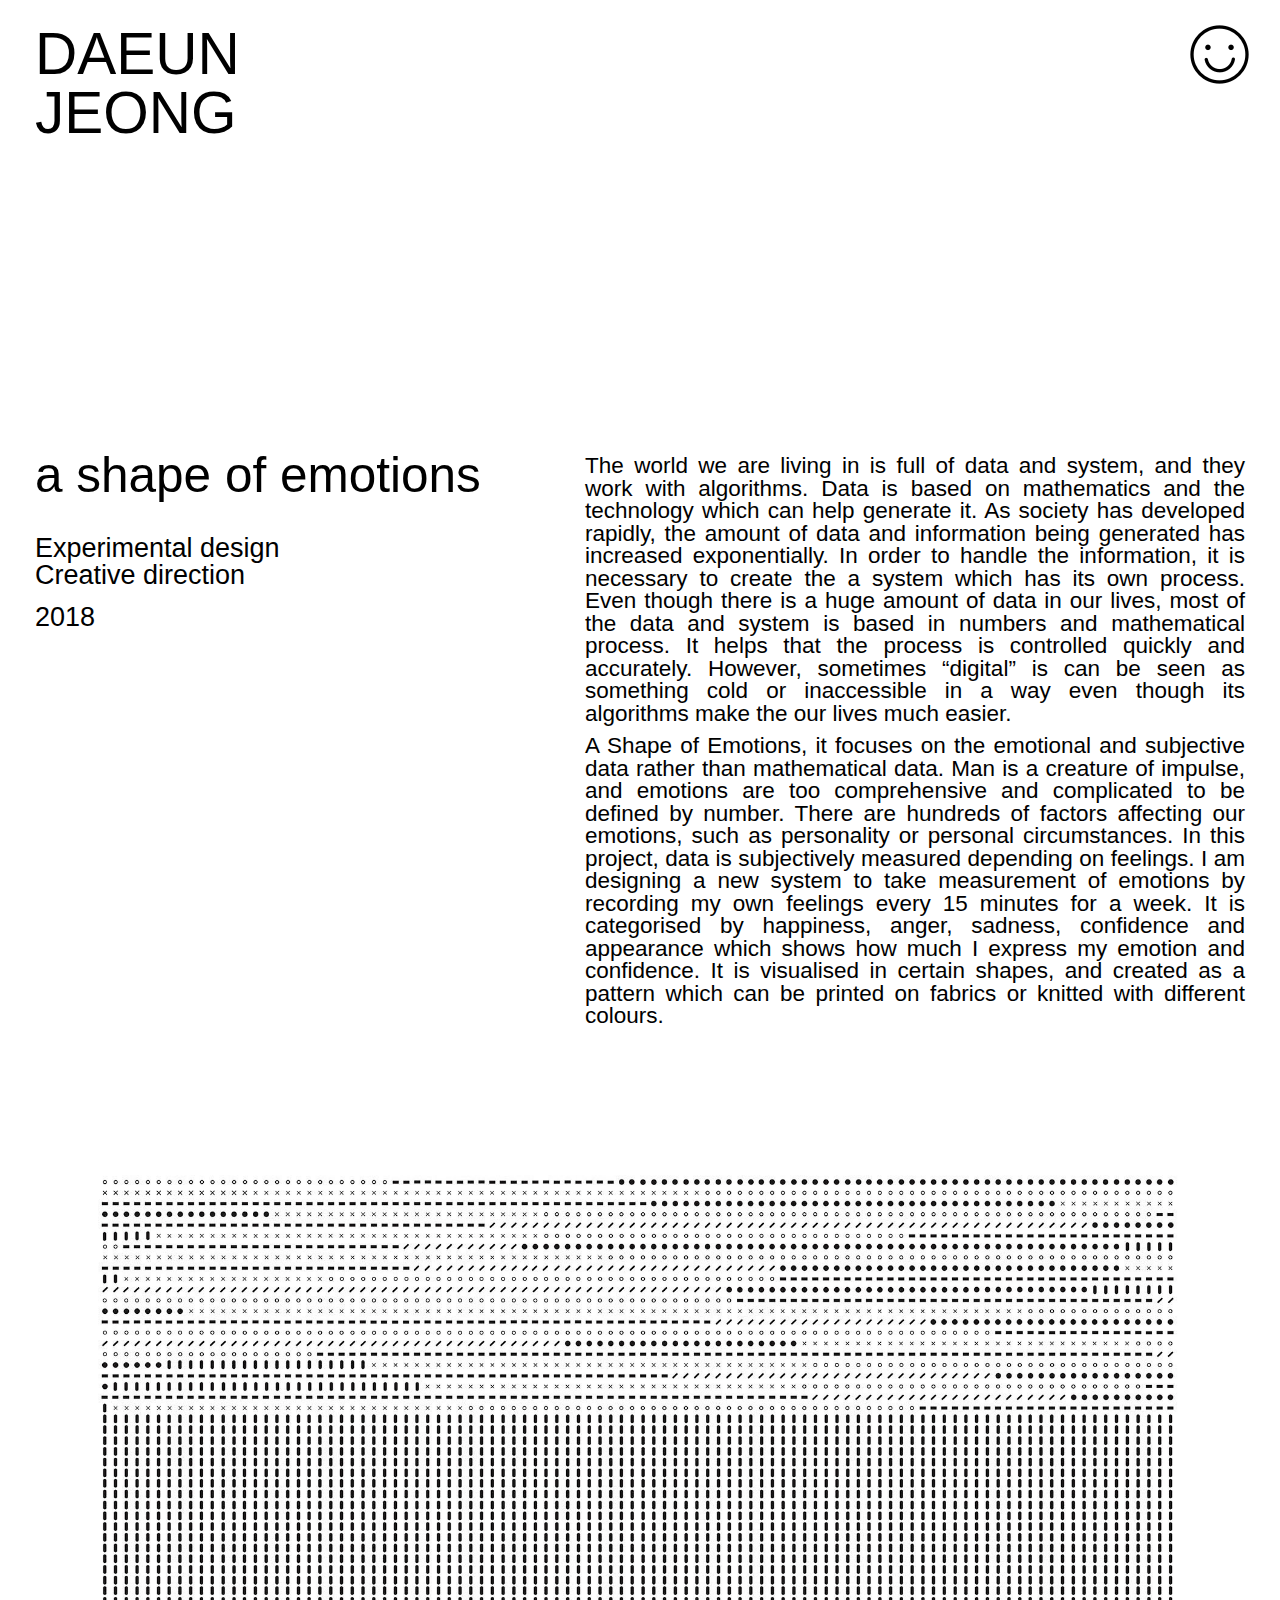
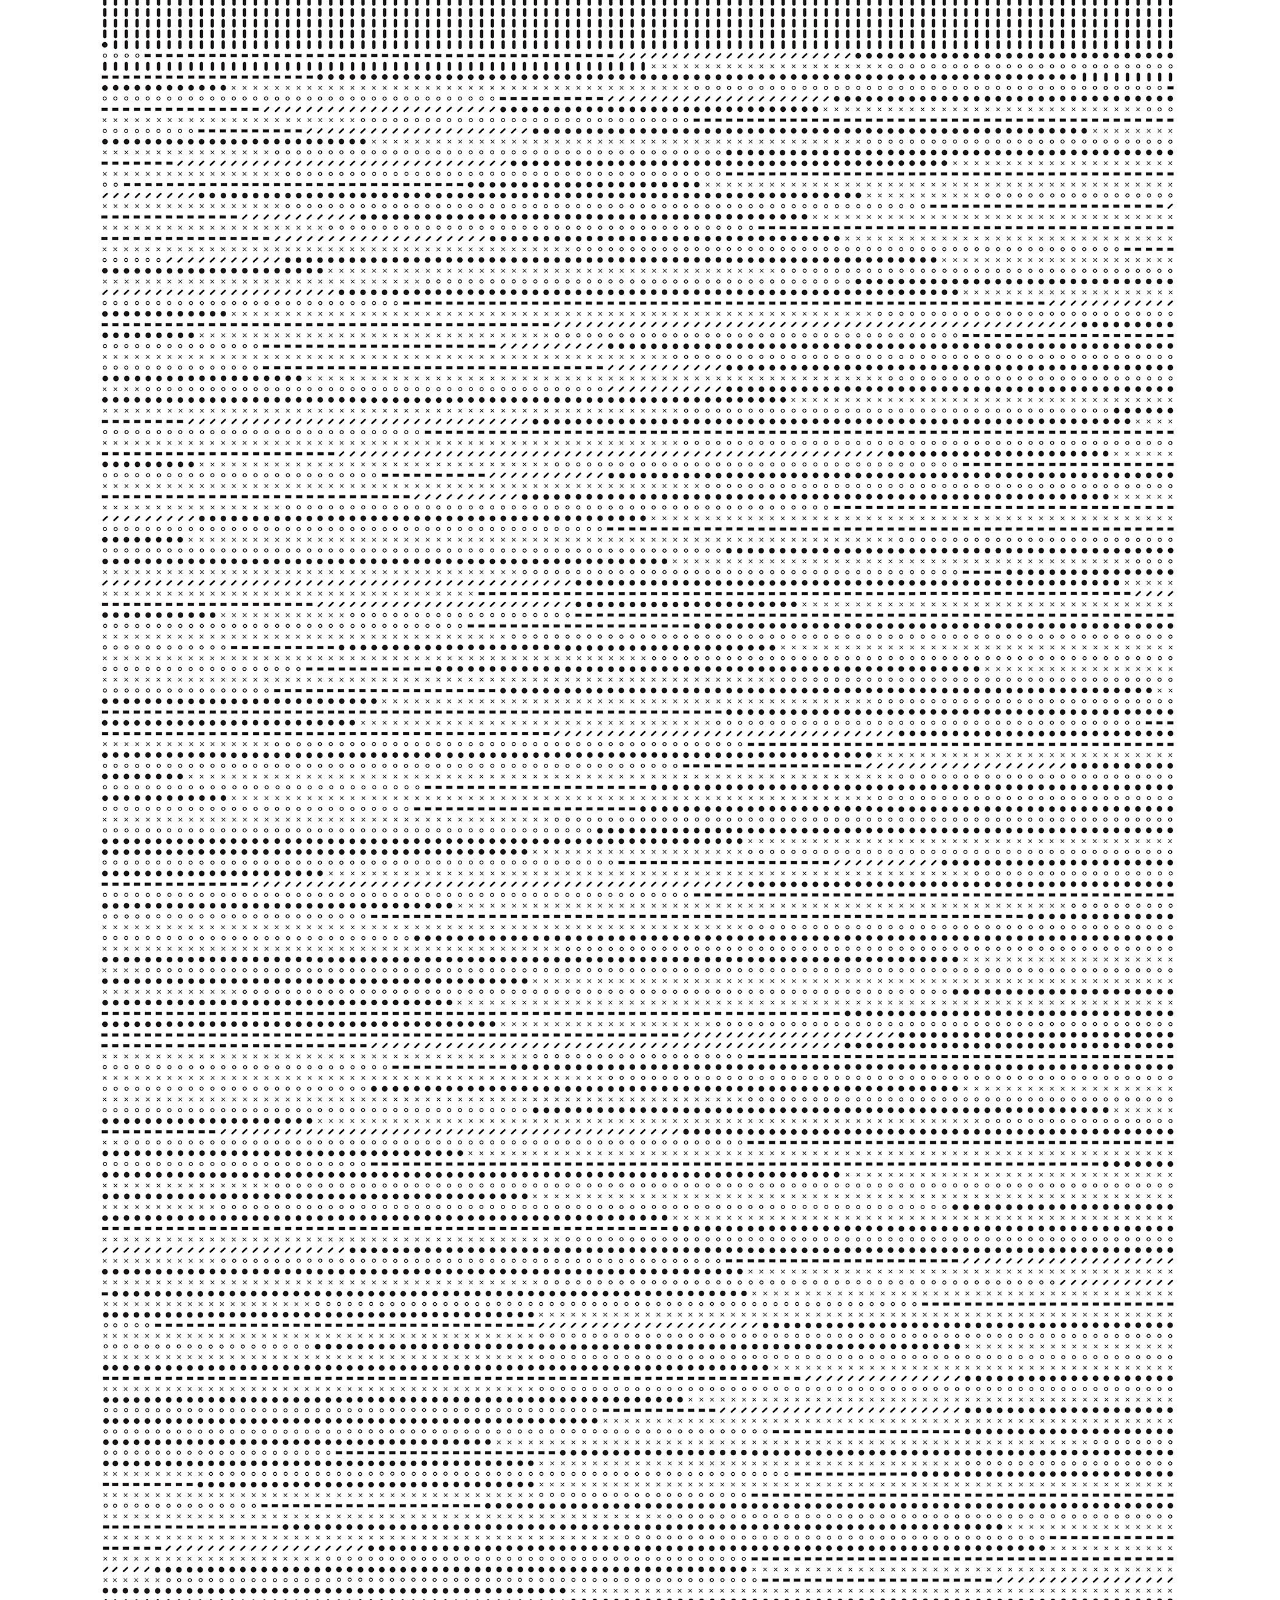
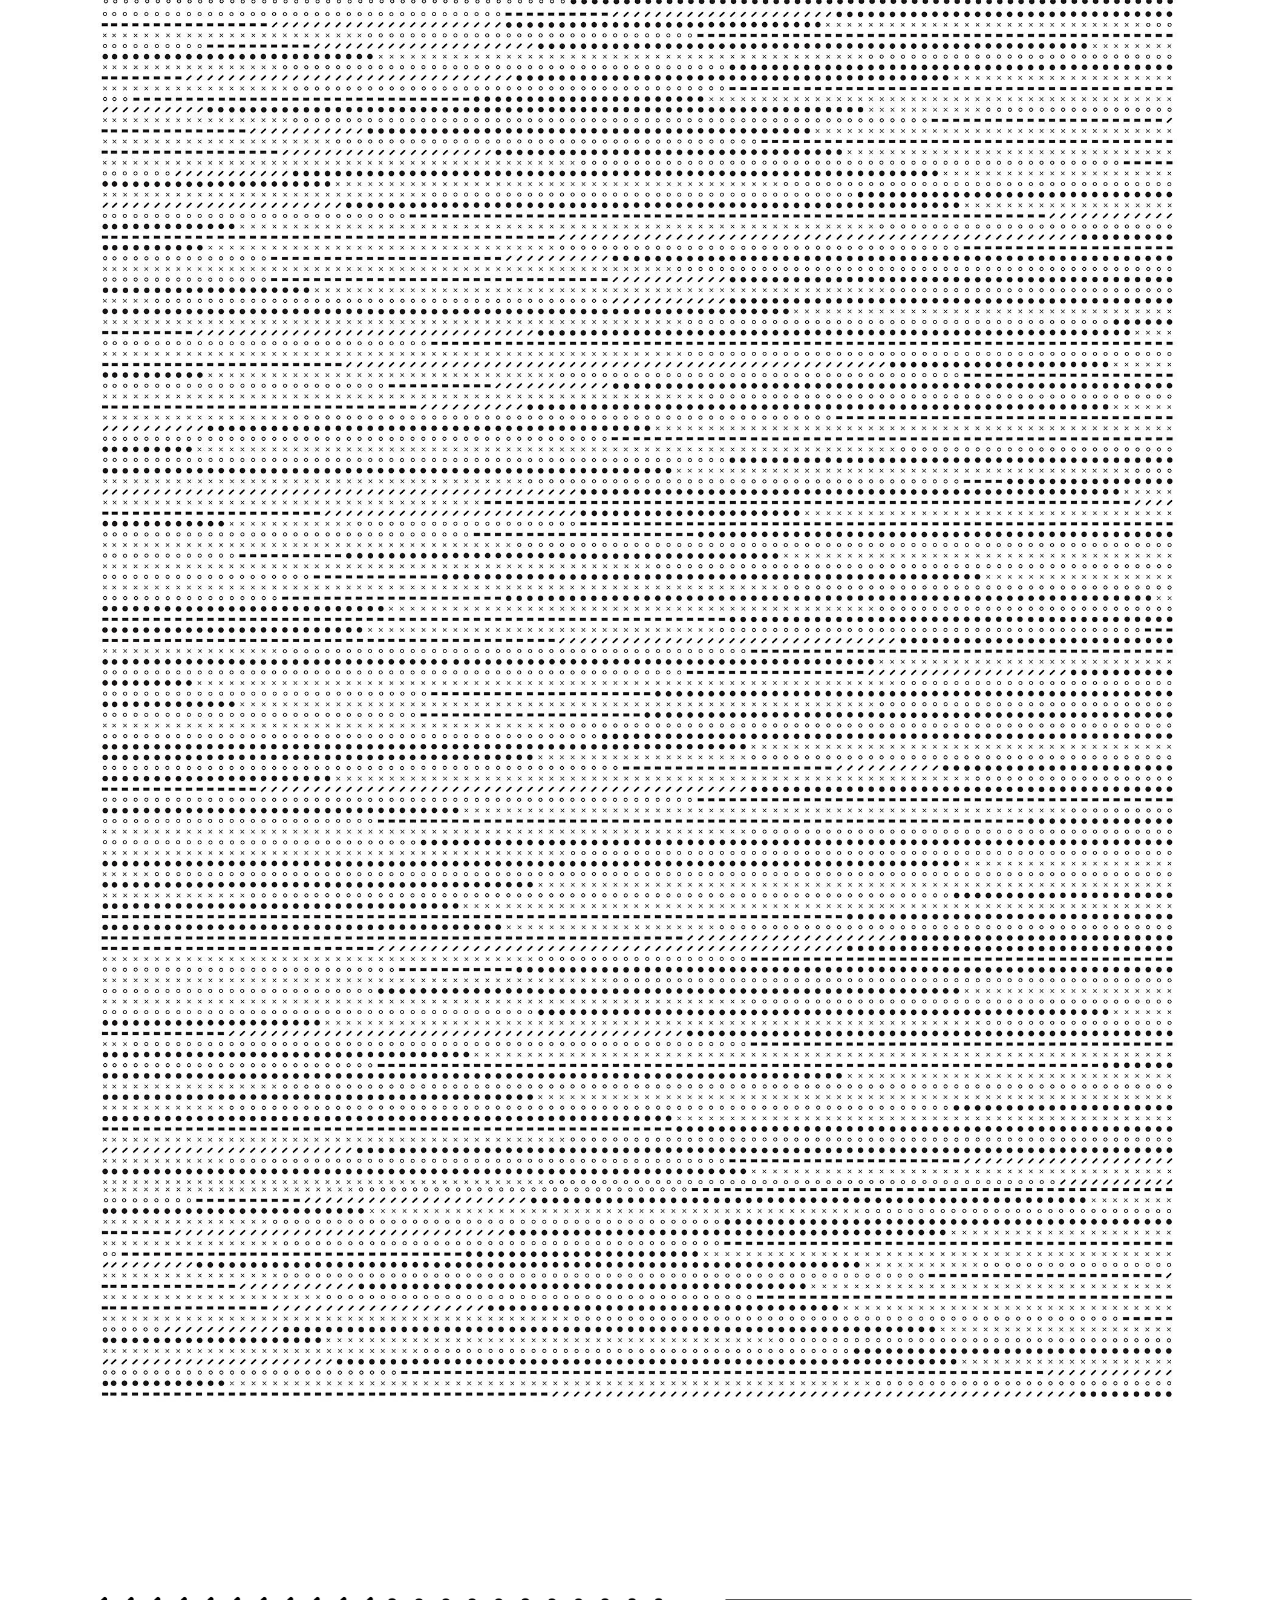
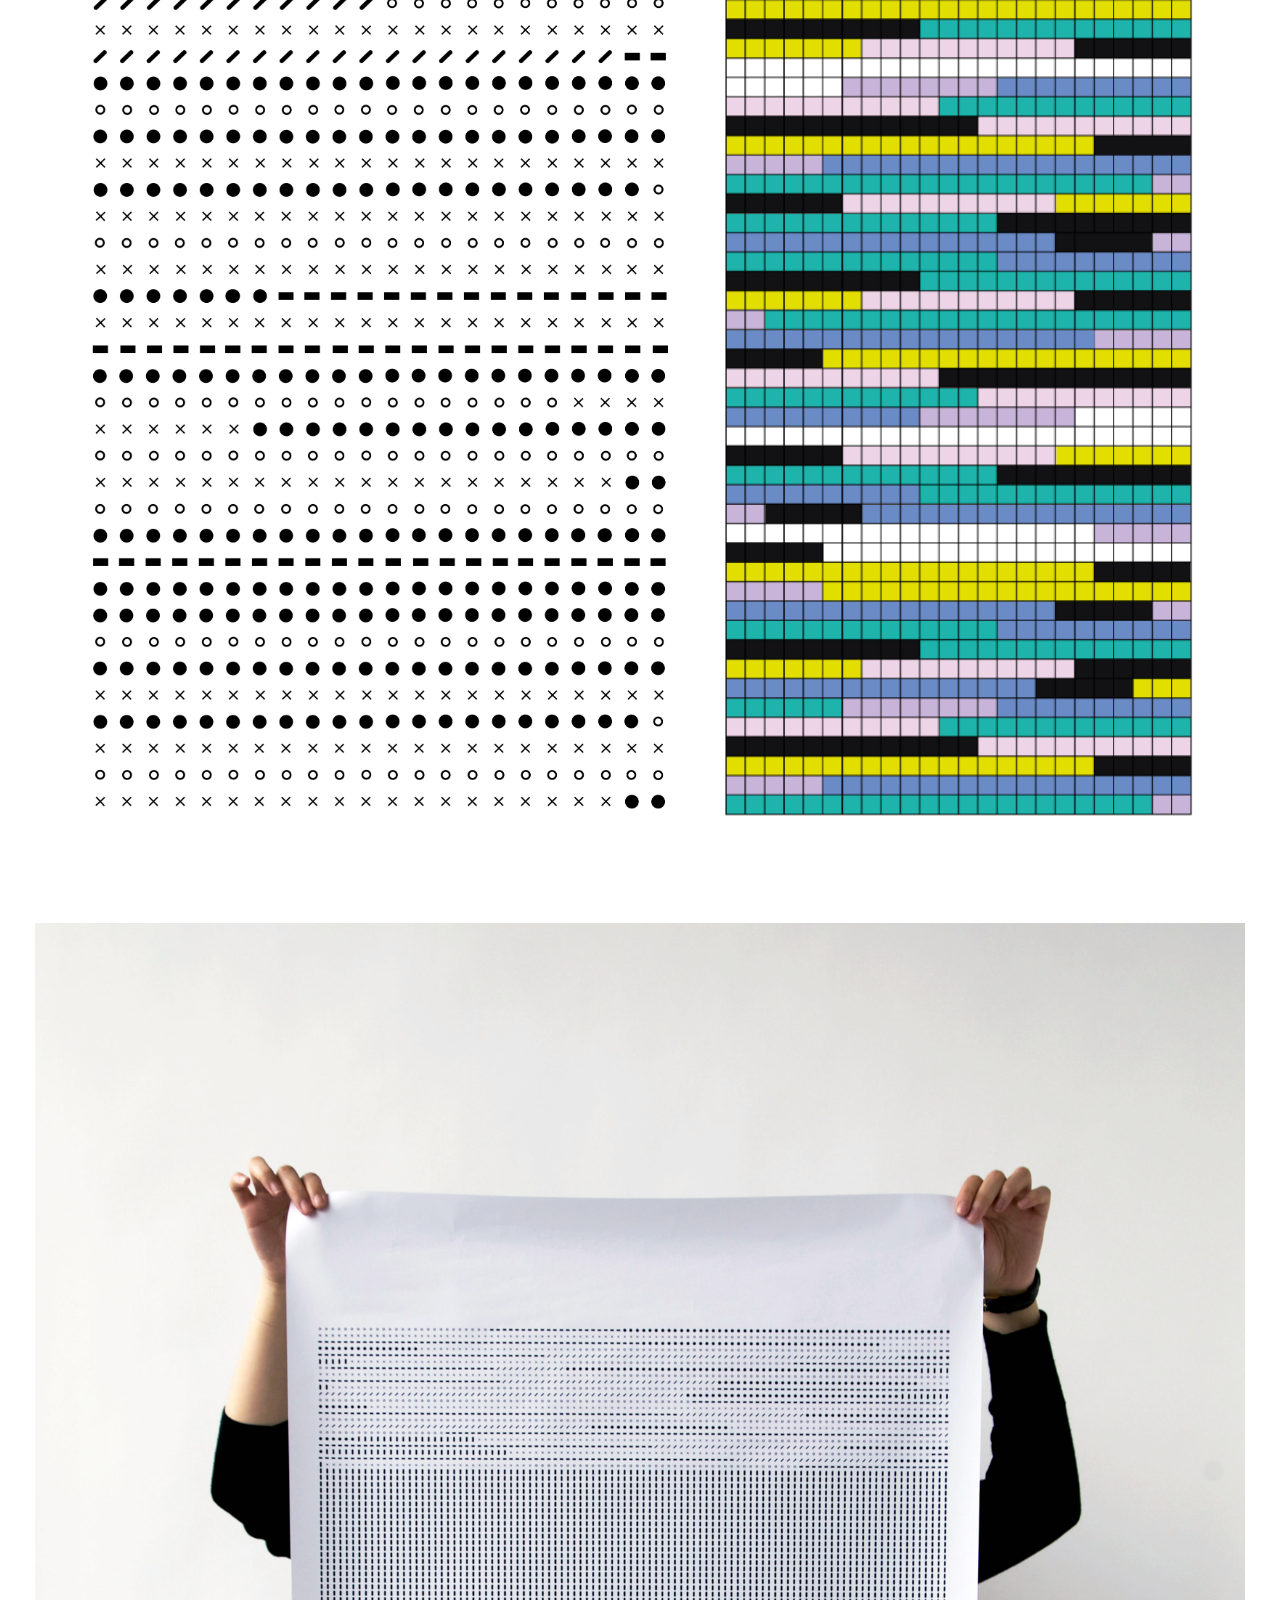
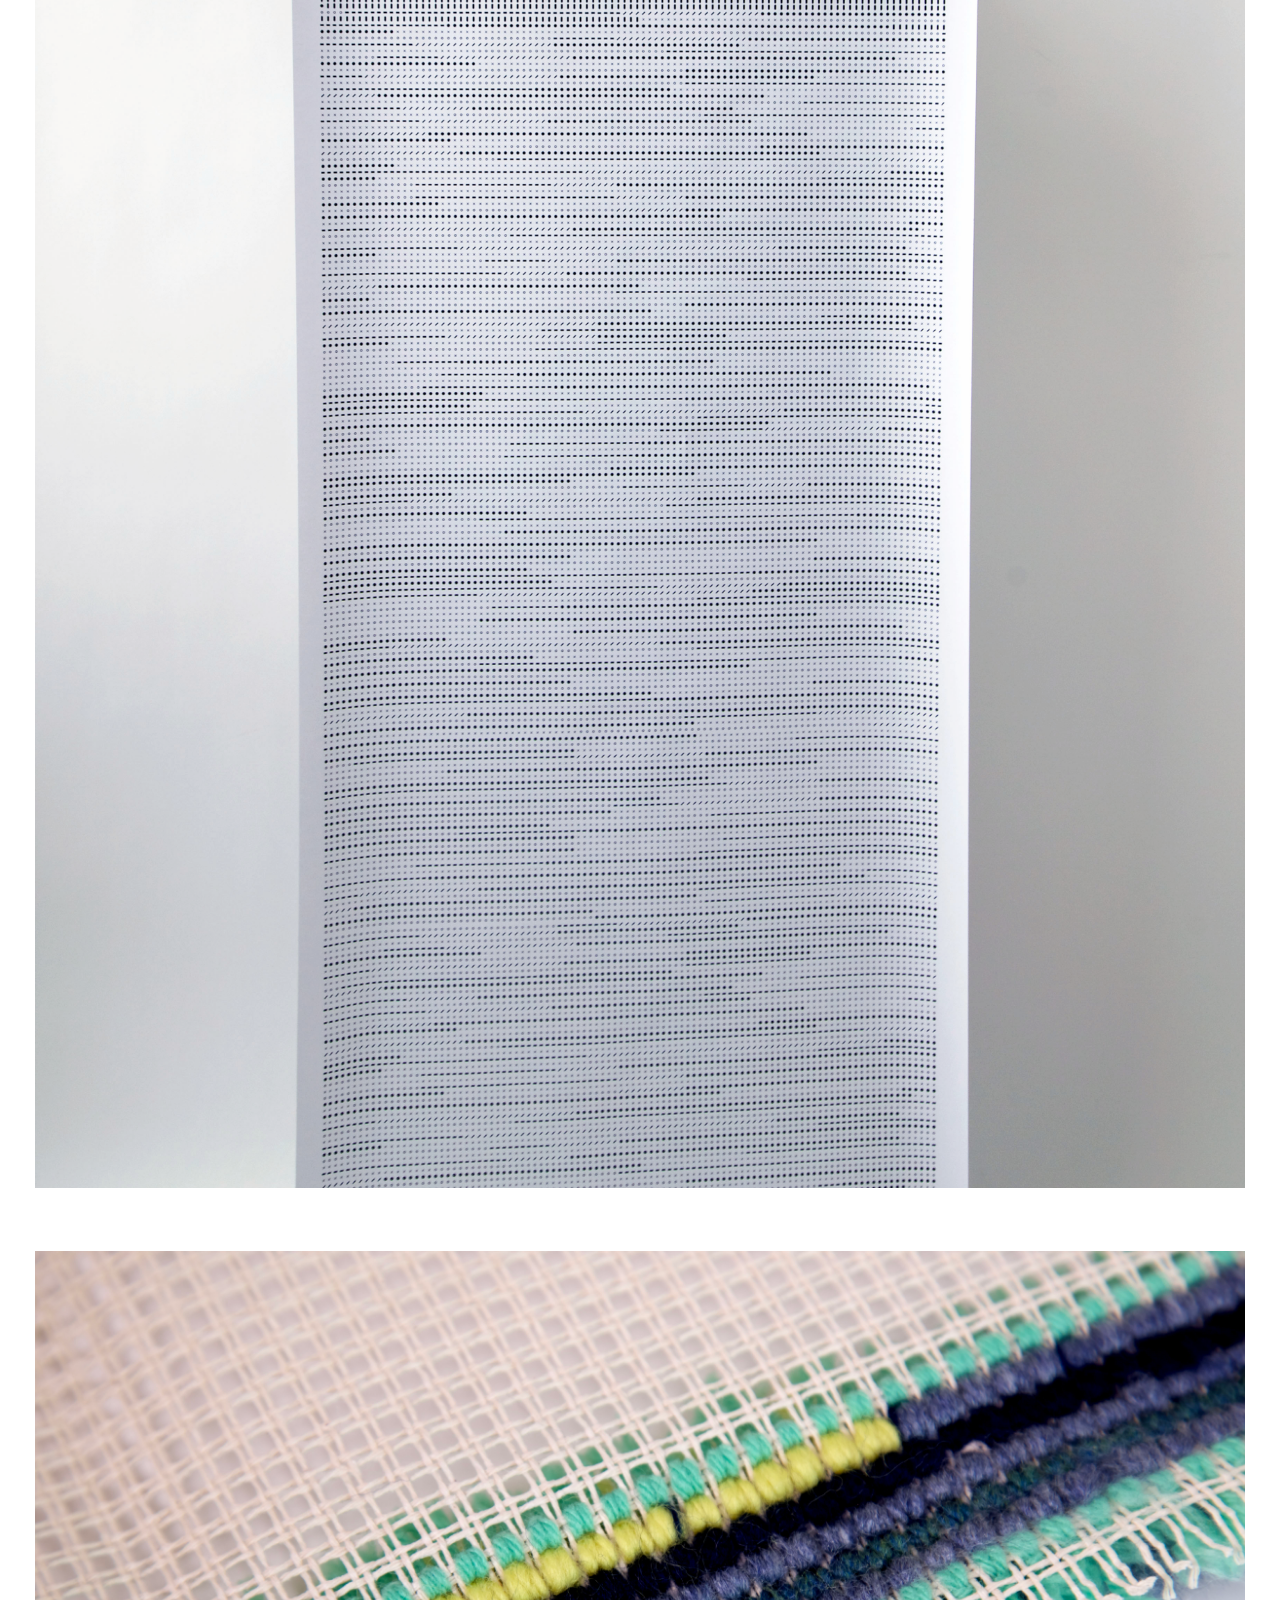
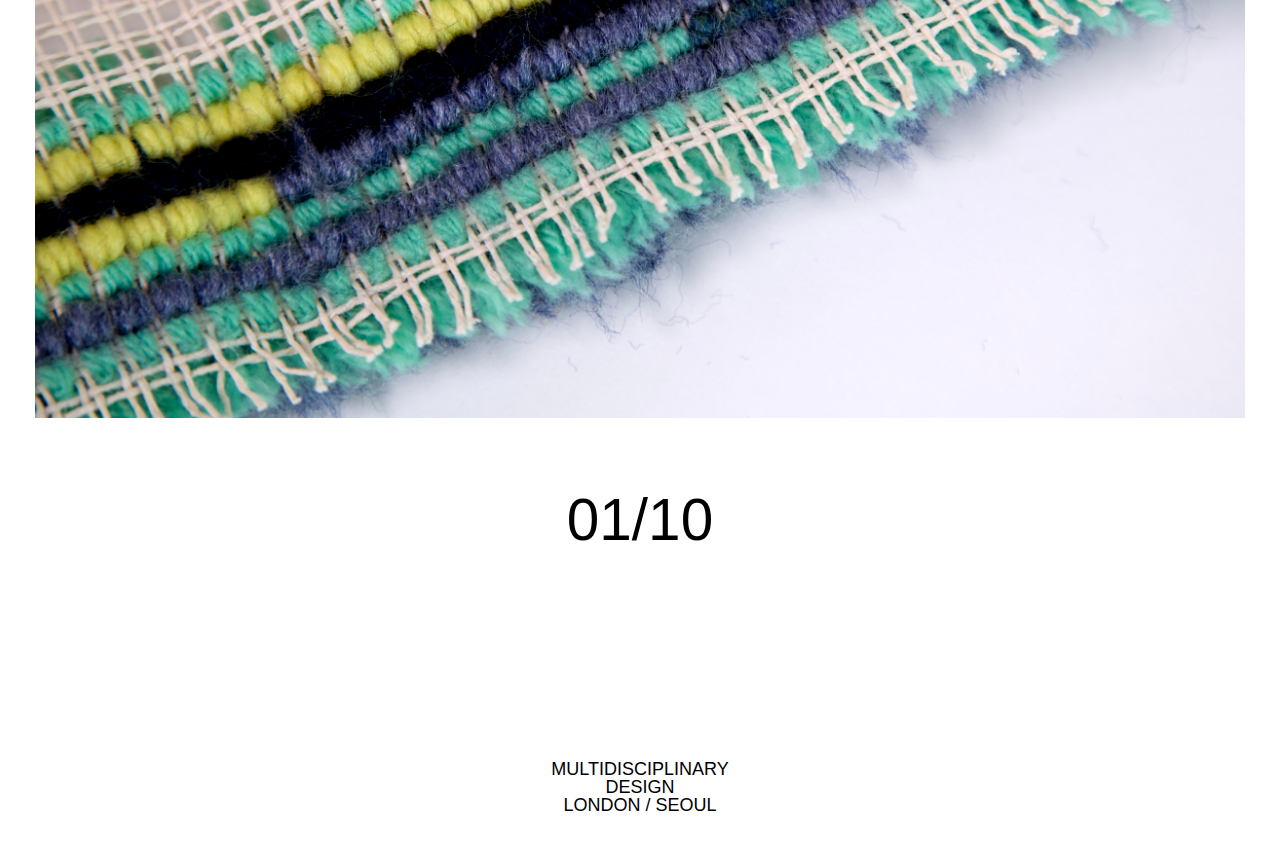
<file: dejeong.github.io-master_revised/pages/a-shape-of-emotions.html>
<!DOCTYPE html>
<html>
<head>
  <meta charset="utf-8">
  <meta name="viewport" content="width=device-width">
  <title>Daeun Jeong</title>
  <meta name="author" content="Daeun Jeong">
  <link rel="stylesheet" href="../styles/restart.css">
  <link rel="stylesheet" href="../styles/styles-00.css">
  <link rel="stylesheet" href="../styles/project.css">
  <style>
    .site-icon {
      opacity: 0;
    }
  </style>
</head>
<body>
  <div class="site-close"></div>

  <div class="site-title fixed">
    <p>Daeun</p>
    <p>Jeong</p>
  </div>


  <div class="site-icon">
    <div class="icon-container">
      <img id="profile" src="../assets/icon-00.png">
    </div>
  </div>

  <!-- project content START -->
  <div class="project-container">
    <div class="flex">
      <div class="project-titles">
        <p>a shape of emotions</p>

        <span class="project-tags">
          <p>Experimental design</p>
          <p>Creative direction</p>
        </span>

        <p class="project-year">2018</p>
      </div>
      <div class="project-body">
        <p>
         The world we are living in is full of data and system, and they work with
         algorithms. Data is based on mathematics and the technology which can help
         generate it. As society has developed rapidly, the amount of data and
         information being generated has increased exponentially. In order to
         handle the information, it is necessary to create the a system which
         has its own process. Even though there is a huge amount of data in our
         lives, most of the data and system is based in numbers and mathematical
         process. It helps that the process is controlled quickly and accurately.
         However, sometimes “digital” is can be seen as something cold or
         inaccessible in a way even though its algorithms make the our lives much easier.
        </p>
        <p>
         A Shape of Emotions, it focuses on the emotional and subjective data
         rather than mathematical data. Man is a creature of impulse, and emotions
         are too comprehensive and complicated to be defined by number. There
         are hundreds of factors affecting our emotions, such as personality
         or personal circumstances. In this project, data is subjectively
         measured depending on feelings. I am designing a new system to take
         measurement of emotions by recording my own feelings every 15 minutes
         for a week. It is categorised by happiness, anger, sadness, confidence
         and appearance which shows how much I express my emotion and confidence.
         It is visualised in certain shapes, and created as a pattern which can
         be printed on fabrics or knitted with different colours.
        </p>
      </div>
    </div>

    <img class="project-img" src="../assets/a-shape-of-emotions/01.jpg">
    <img class="project-img" src="../assets/a-shape-of-emotions/02.jpg">
    <img class="project-img" src="../assets/a-shape-of-emotions/03.jpg">
    <img class="project-img" src="../assets/a-shape-of-emotions/04.jpg">

    <div class="project-footer">
      <div class="project-counter">
        <p id="counter">01/10</p>
      </div>

      <div class="project-credits">
        <p>Multidisciplinary</p>
        <p>Design</p>
        <p>London / Seoul</p>
      </div>
    </div>
  </div>
  <!-- project content END -->

  <div class="site-info display">
    <p>
      My practice focuses on telling the story through photography. I love to capture the moments of daily life and narrative around simple objects. I enjoy combining pure graphic design with photography to create the visual languages.
    </p>

    <div class="site-contact">
      <p>CONTACT ME</p>
      <p><a class="contact-link" href="tel:+447482076296">+44 7482076296</a></p>
      <p><a class="contact-link" href="mailto:daeun.jeong41@gmail.com?subject=Hello!&body=Hello Daeun, Lovely to meet you, let's talk:">daeun.jeong41@gmail.com</a></p>
    </div>
  </div>

  <script
    src="https://code.jquery.com/jquery-3.3.1.min.js"
    integrity="sha256-FgpCb/KJQlLNfOu91ta32o/NMZxltwRo8QtmkMRdAu8="
    crossorigin="anonymous"></script>
  <script type="text/javascript" src="../scripts/project.js"></script>
</body>
</html>
</file>
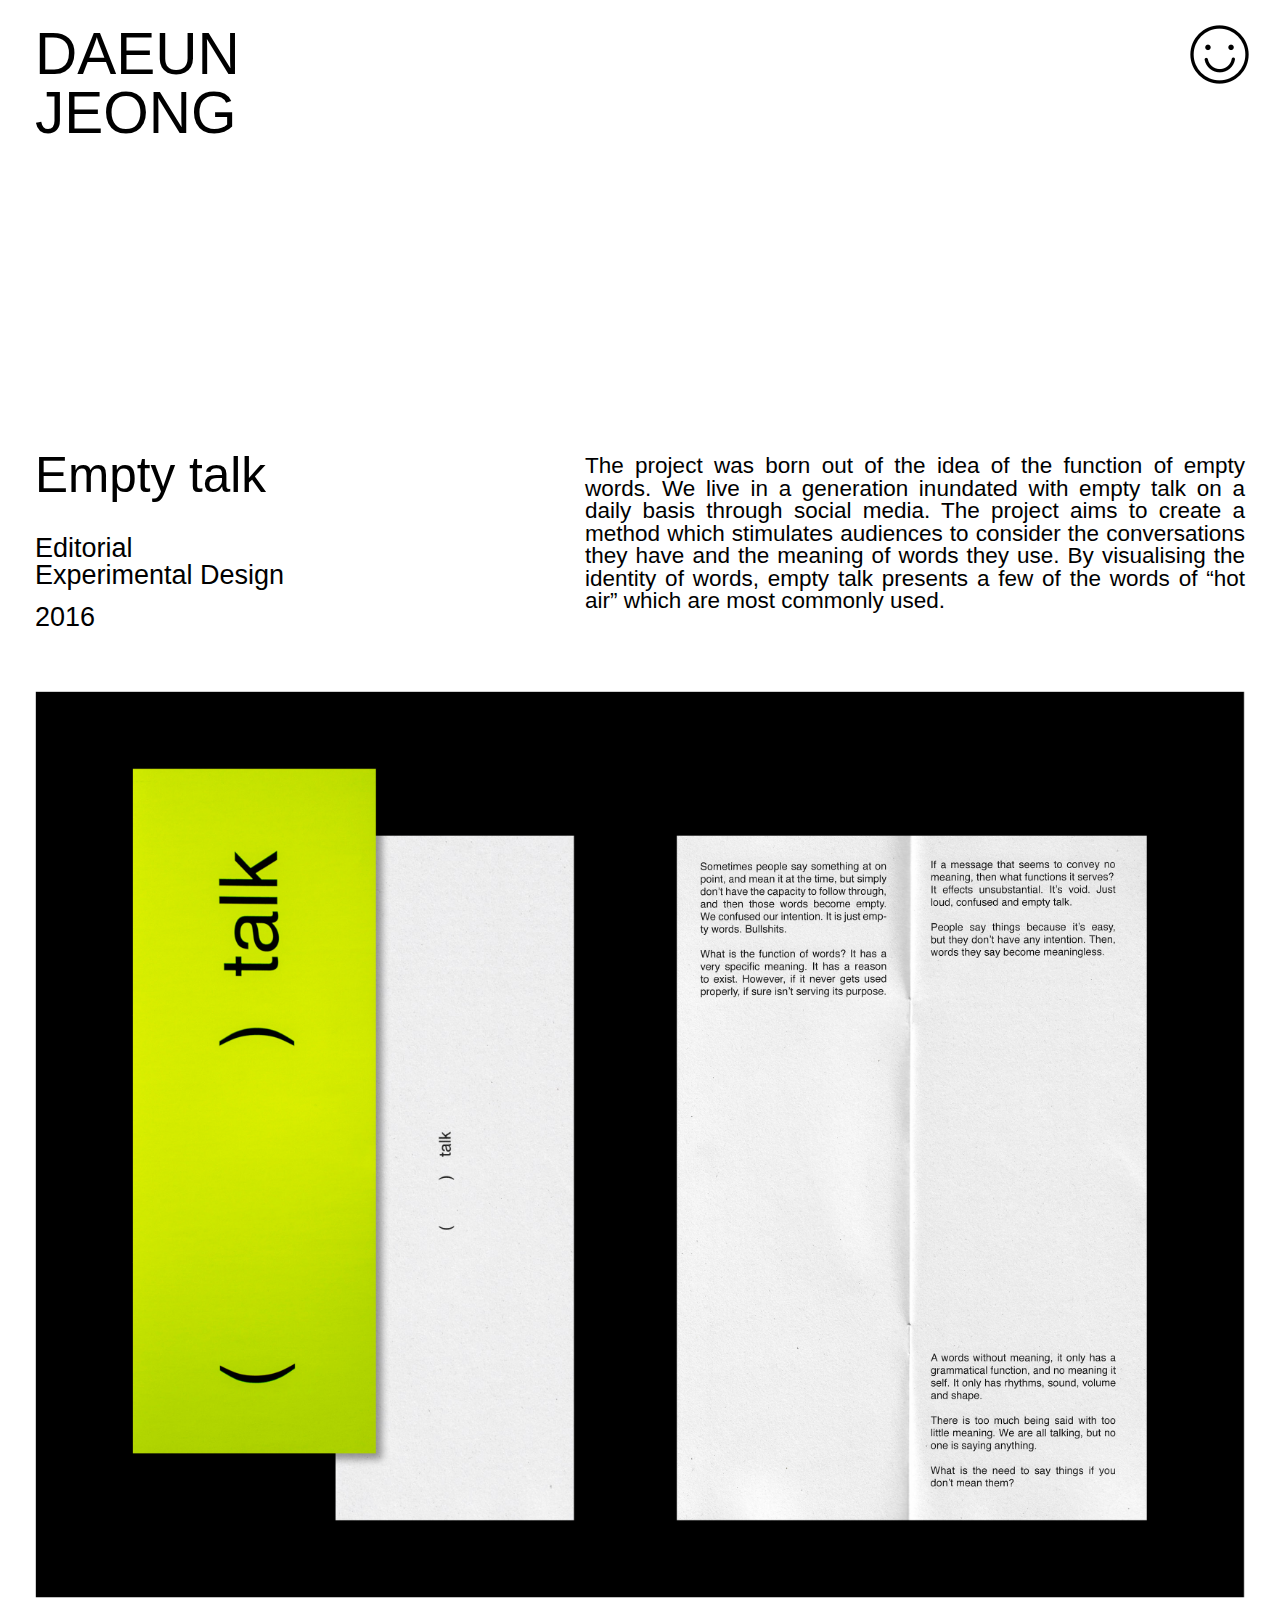
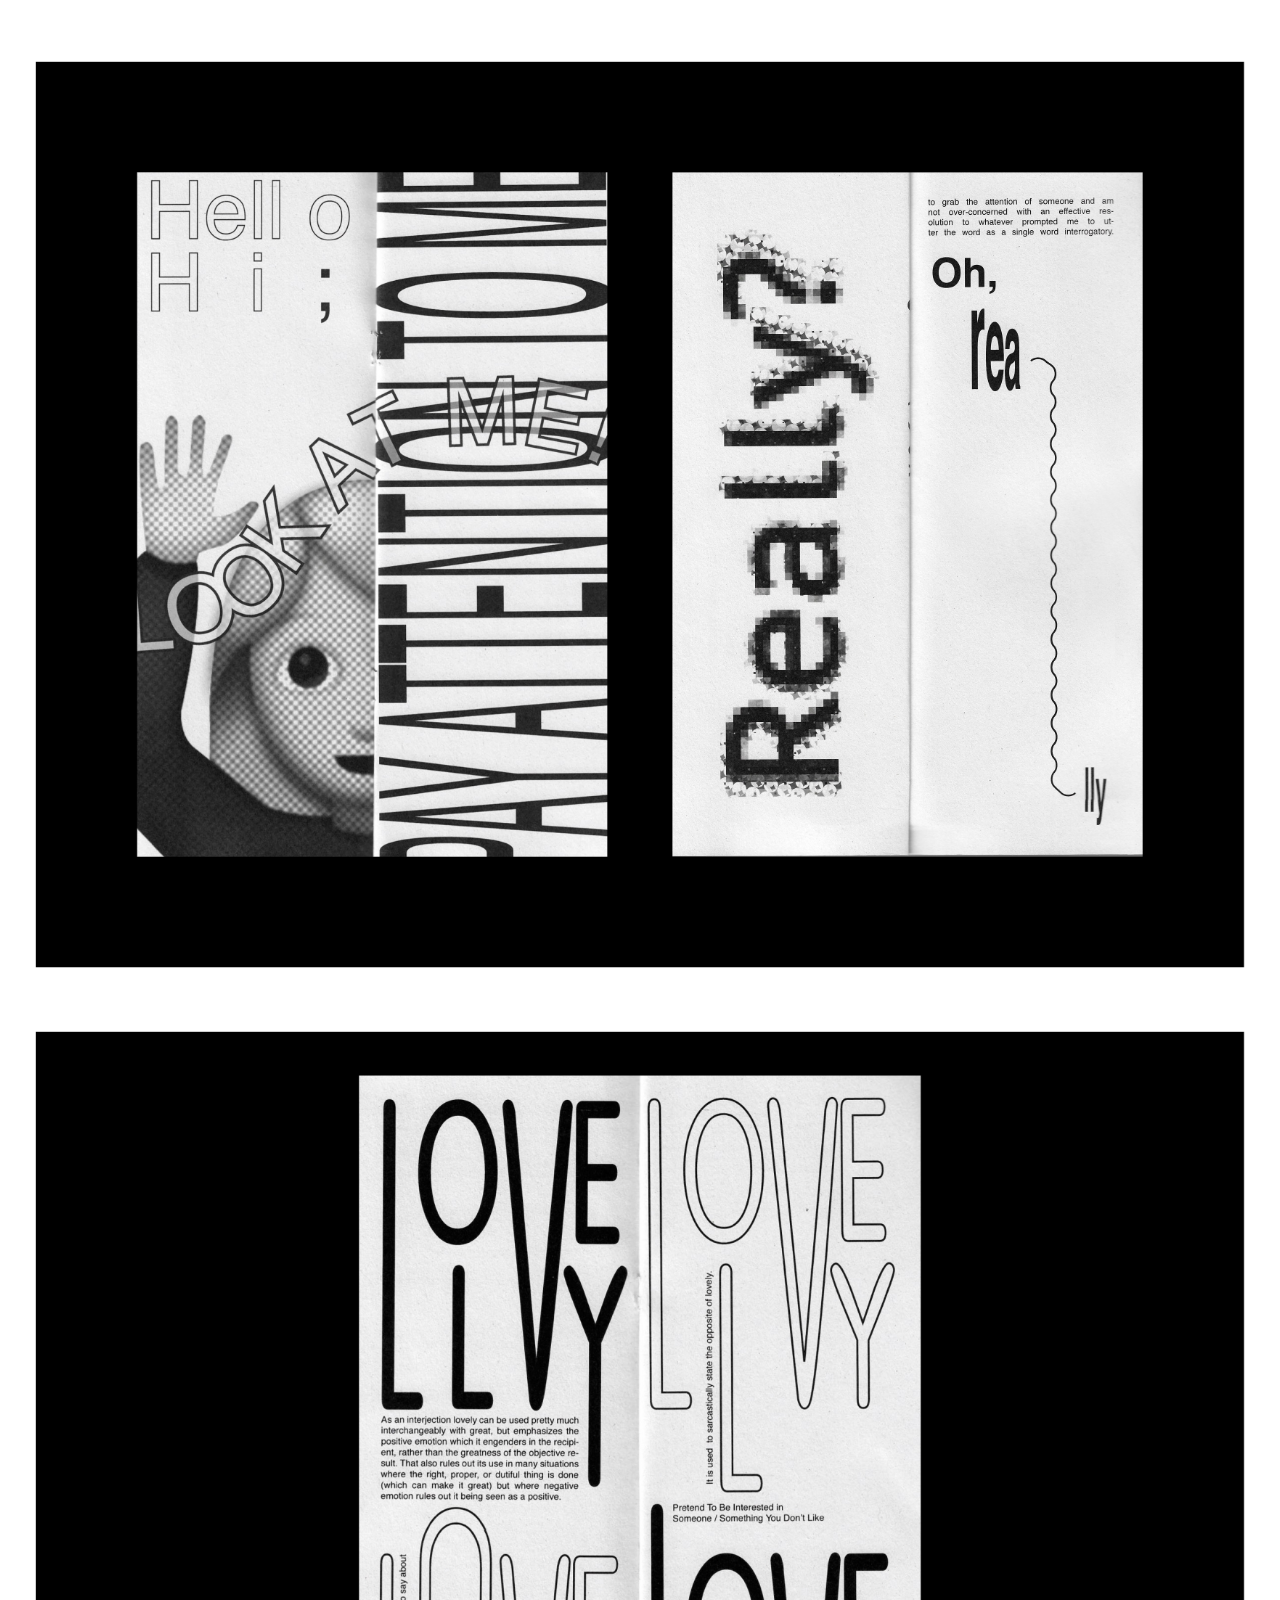
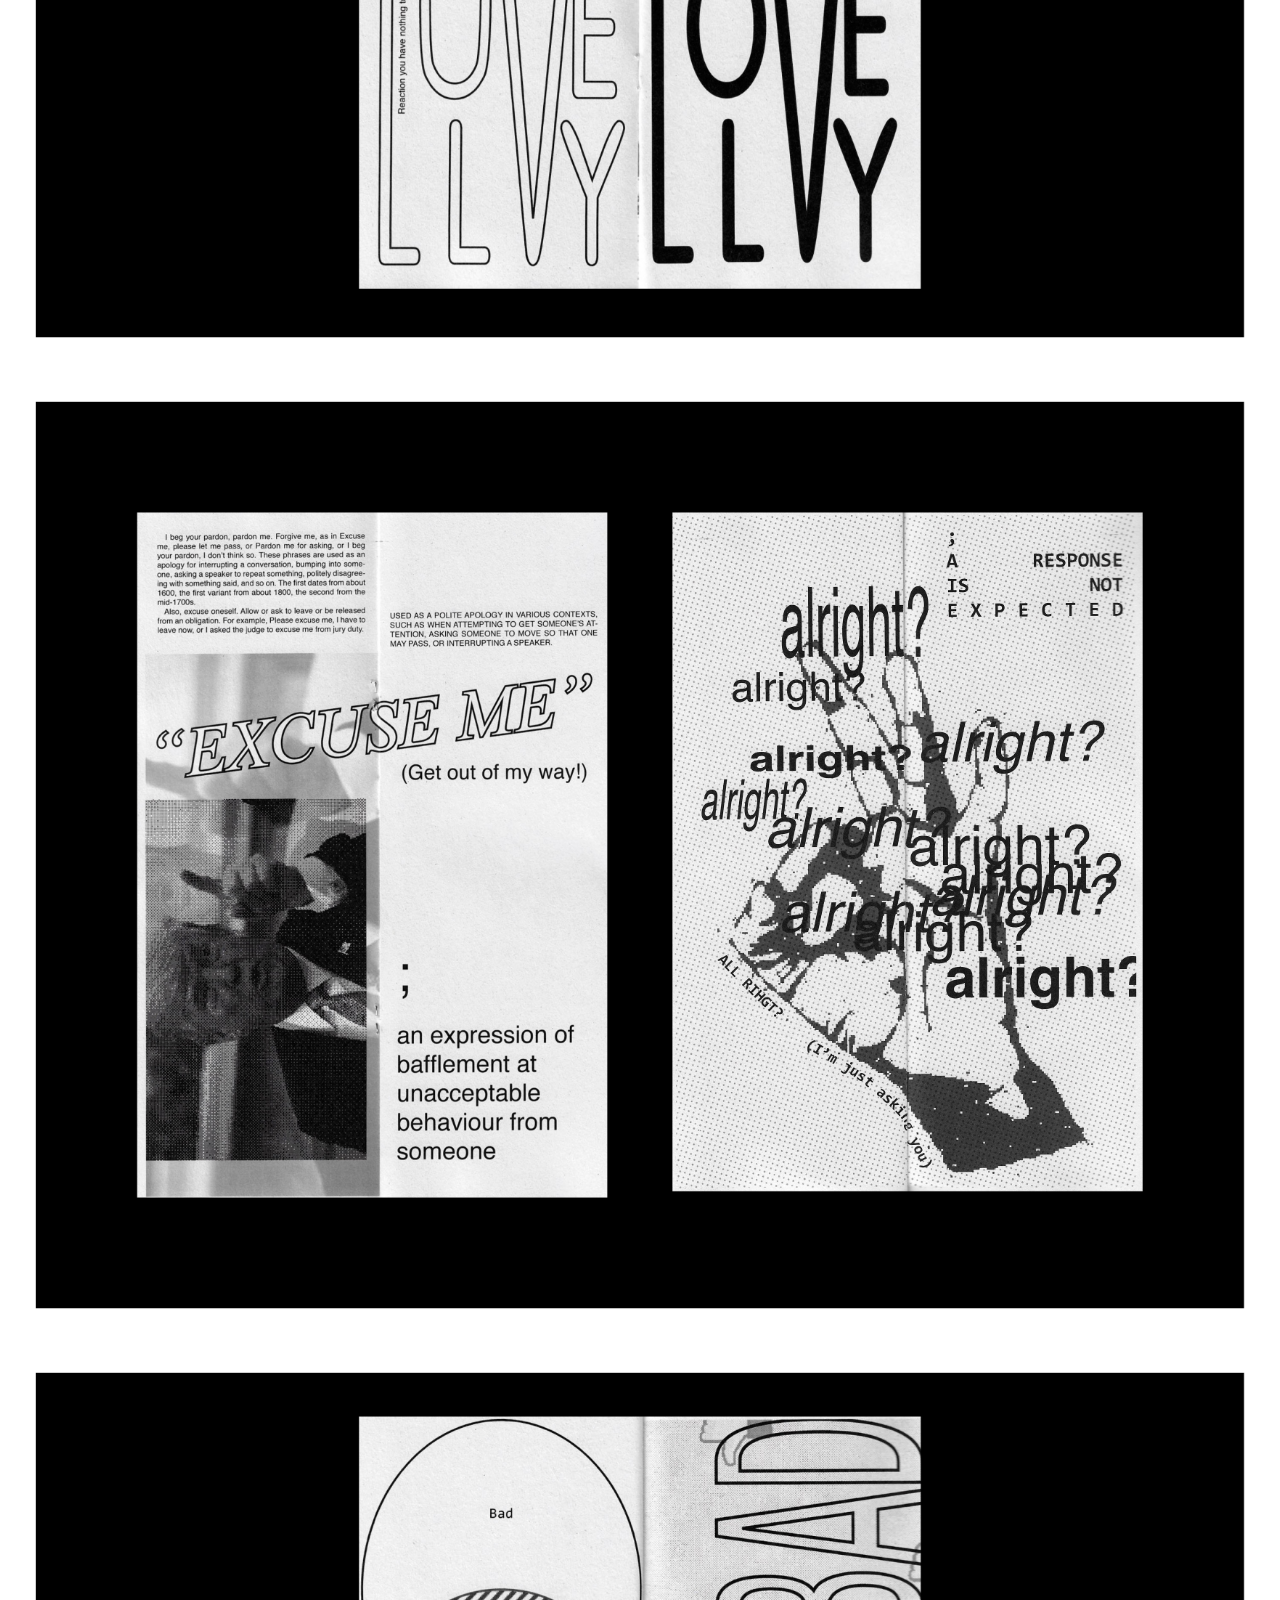
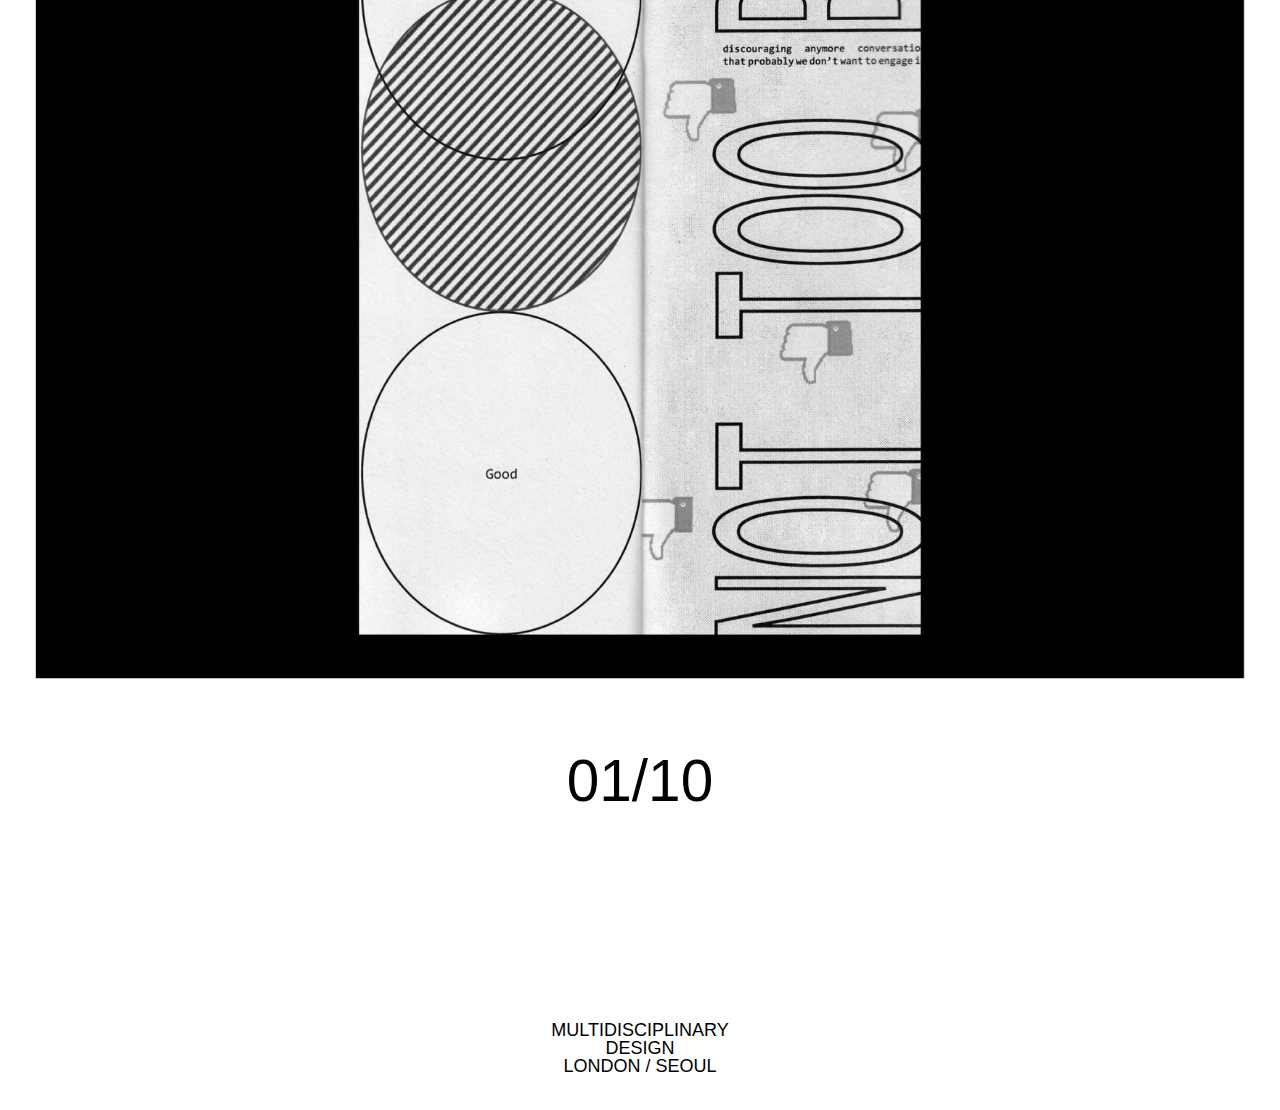
<file: dejeong.github.io-master_revised/pages/empty-talk.html>
<!DOCTYPE html>
<html>
<head>
  <meta charset="utf-8">
  <meta name="viewport" content="width=device-width">
  <title>Daeun Jeong</title>
  <meta name="author" content="Daeun Jeong">
  <link rel="stylesheet" href="../styles/restart.css">
  <link rel="stylesheet" href="../styles/styles-00.css">
  <link rel="stylesheet" href="../styles/project.css">
  <style>
    .site-icon {
      opacity: 0;
    }
  </style>
</head>
<body>
  <div class="site-close"></div>

  <div class="site-title fixed">
    <p>Daeun</p>
    <p>Jeong</p>
  </div>


  <div class="site-icon">
    <div class="icon-container">
      <img id="profile" src="../assets/icon-00.png">
    </div>

  </div>

  <!-- project content START -->
  <div class="project-container">
    <div class="flex">
      <div class="project-titles">
        <p>Empty talk</p>

        <span class="project-tags">
          <p>Editorial</p>
          <p>Experimental Design</p>

        </span>

        <p class="project-year">2016</p>
      </div>
      <div class="project-body">
        <p>
          The project was born out of the idea of the function of empty words.
          We live in a generation inundated with empty talk on a daily basis
          through social media. The project aims to create a method which stimulates
          audiences to consider the conversations they have and the meaning of words
          they use. By visualising the identity of words, empty talk presents
          a few of the words of “hot air” which are most commonly used.
        </p>
      </div>
    </div>

    <img class="project-img" src="../assets/empty-talk/01.jpg">
    <img class="project-img" src="../assets/empty-talk/02.jpg">
    <img class="project-img" src="../assets/empty-talk/03.jpg">
    <img class="project-img" src="../assets/empty-talk/04.jpg">
    <img class="project-img" src="../assets/empty-talk/05.jpg">

    <div class="project-footer">
      <div class="project-counter">
        <p id="counter">01/10</p>
      </div>

      <div class="project-credits">
        <p>Multidisciplinary</p>
        <p>Design</p>
        <p>London / Seoul</p>
      </div>
    </div>
  </div>
  <!-- project content END -->

  <div class="site-info display">
    <p>
      My practice focuses on telling the story through photography. I love to capture the moments of daily life and narrative around simple objects. I enjoy combining pure graphic design with photography to create the visual languages.
    </p>

    <div class="site-contact">
      <p>CONTACT ME</p>
      <p><a class="contact-link" href="tel:+447482076296">+44 7482076296</a></p>
      <p><a class="contact-link" href="mailto:daeun.jeong41@gmail.com?subject=Hello!&body=Hello Daeun, Lovely to meet you, let's talk:">daeun.jeong41@gmail.com</a></p>
    </div>
  </div>

  <script
    src="https://code.jquery.com/jquery-3.3.1.min.js"
    integrity="sha256-FgpCb/KJQlLNfOu91ta32o/NMZxltwRo8QtmkMRdAu8="
    crossorigin="anonymous"></script>
  <script type="text/javascript" src="../scripts/project.js"></script>
</body>
</html>
</file>
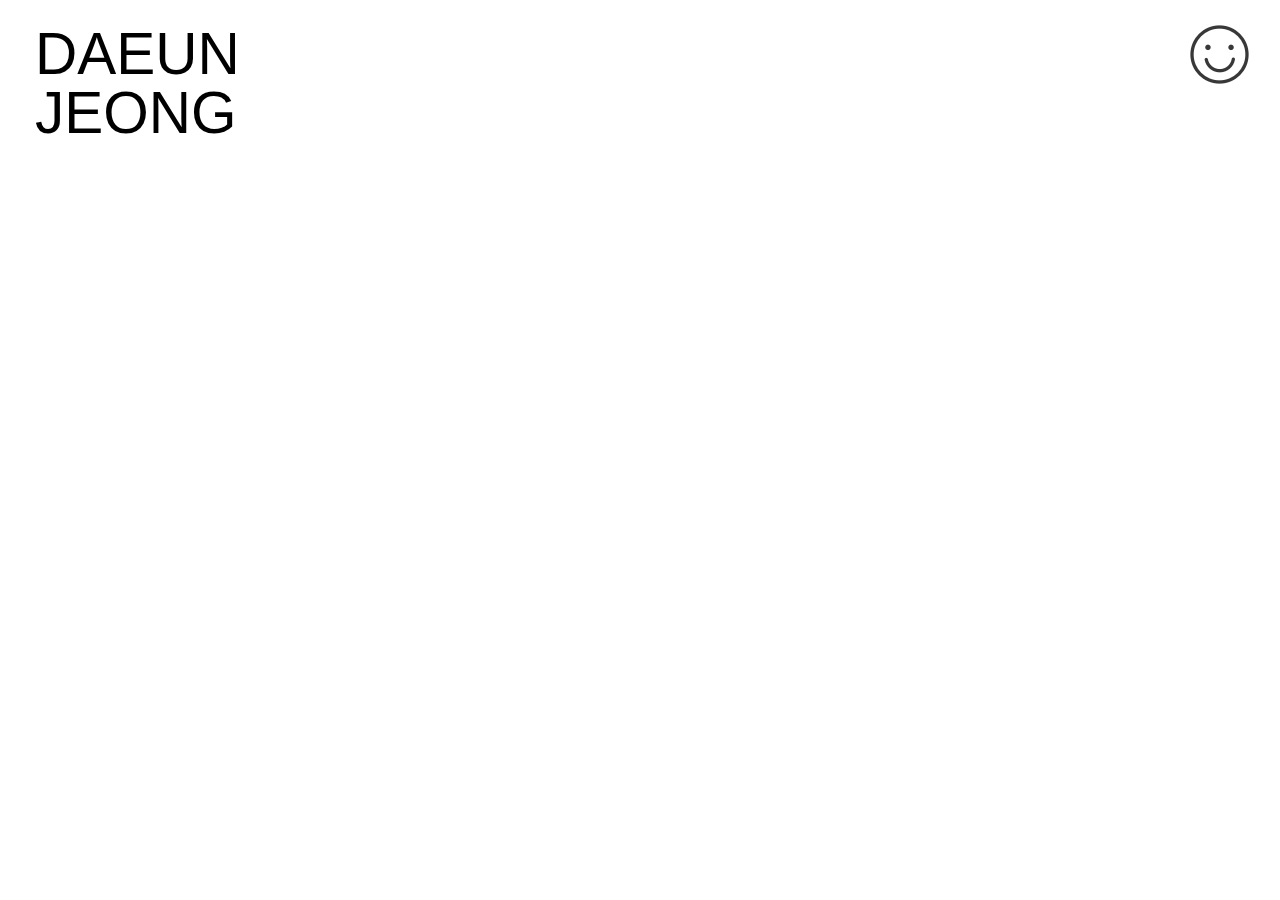
<file: dejeong.github.io-master_revised/pages/nine.html>
<!DOCTYPE html>
<html>
<head>
  <meta charset="utf-8">
  <meta name="viewport" content="width=device-width">
  <title>Daeun Jeong</title>
  <meta name="author" content="Daeun Jeong">
  <link rel="stylesheet" href="../styles/restart.css">
  <link rel="stylesheet" href="../styles/styles-00.css">
  <link rel="stylesheet" href="../styles/project.css">
  <style>
    .site-icon {
      opacity: 0;
    }
  </style>
</head>
<body>
  <div class="site-close"></div>

  <div class="site-title fixed">
    <p>Daeun</p>
    <p>Jeong</p>
  </div>


  <div class="site-icon">
    <div class="icon-container">
      <img id="profile" src="../assets/icon-00.png">
    </div>
  </div>

  <div class="site-info display">
    <p>
      My practice focuses on telling the story through photography. I love to capture the moments of daily life and narrative around simple objects. I enjoy combining pure graphic design with photography to create the visual languages.
    </p>

    <div class="site-contact">
      <p>CONTACT ME</p>
      <p><a class="contact-link" href="tel:+447482076296">+44 7482076296</a></p>
      <p><a class="contact-link" href="mailto:daeun.jeong41@gmail.com?subject=Hello!&body=Hello Daeun, Lovely to meet you, let's talk:">daeun.jeong41@gmail.com</a></p>
    </div>
  </div>

  <script
    src="https://code.jquery.com/jquery-3.3.1.min.js"
    integrity="sha256-FgpCb/KJQlLNfOu91ta32o/NMZxltwRo8QtmkMRdAu8="
    crossorigin="anonymous"></script>
  <script type="text/javascript" src="../scripts/project.js"></script>
</body>
</html>
</file>
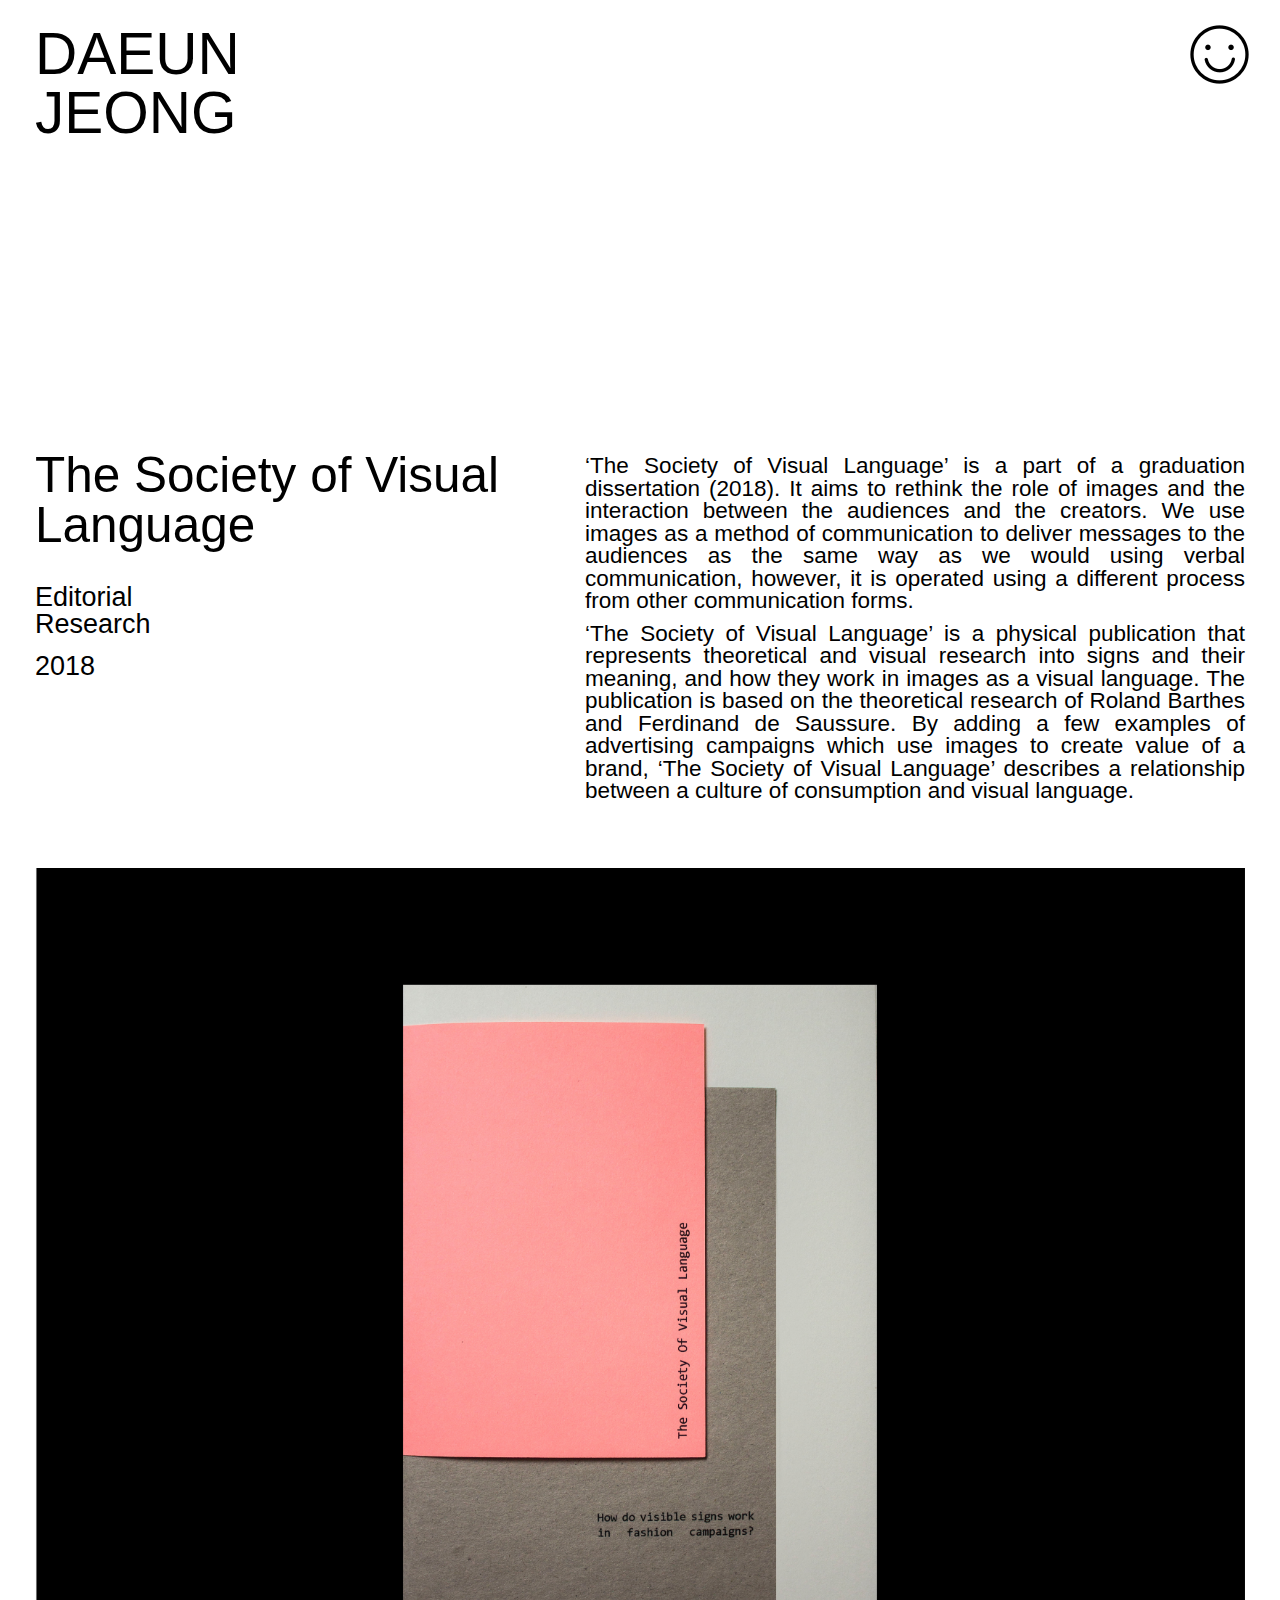
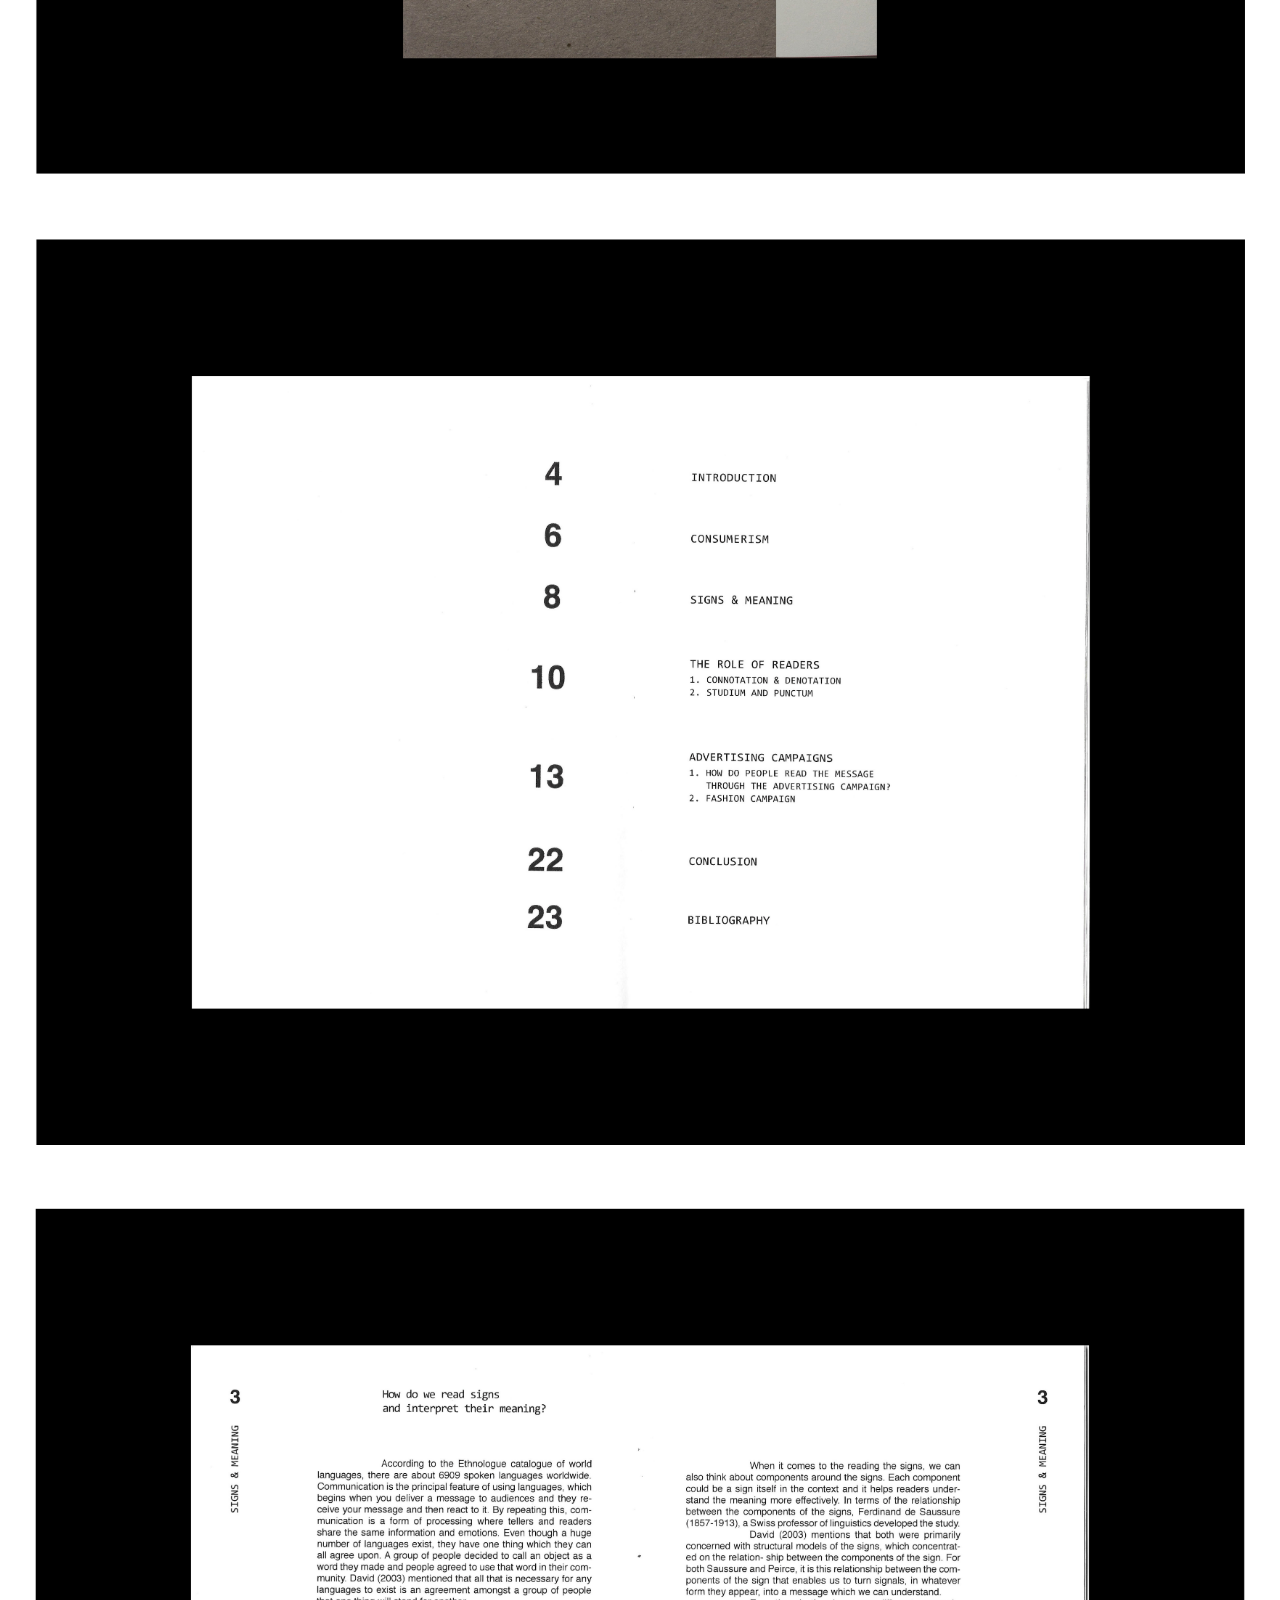
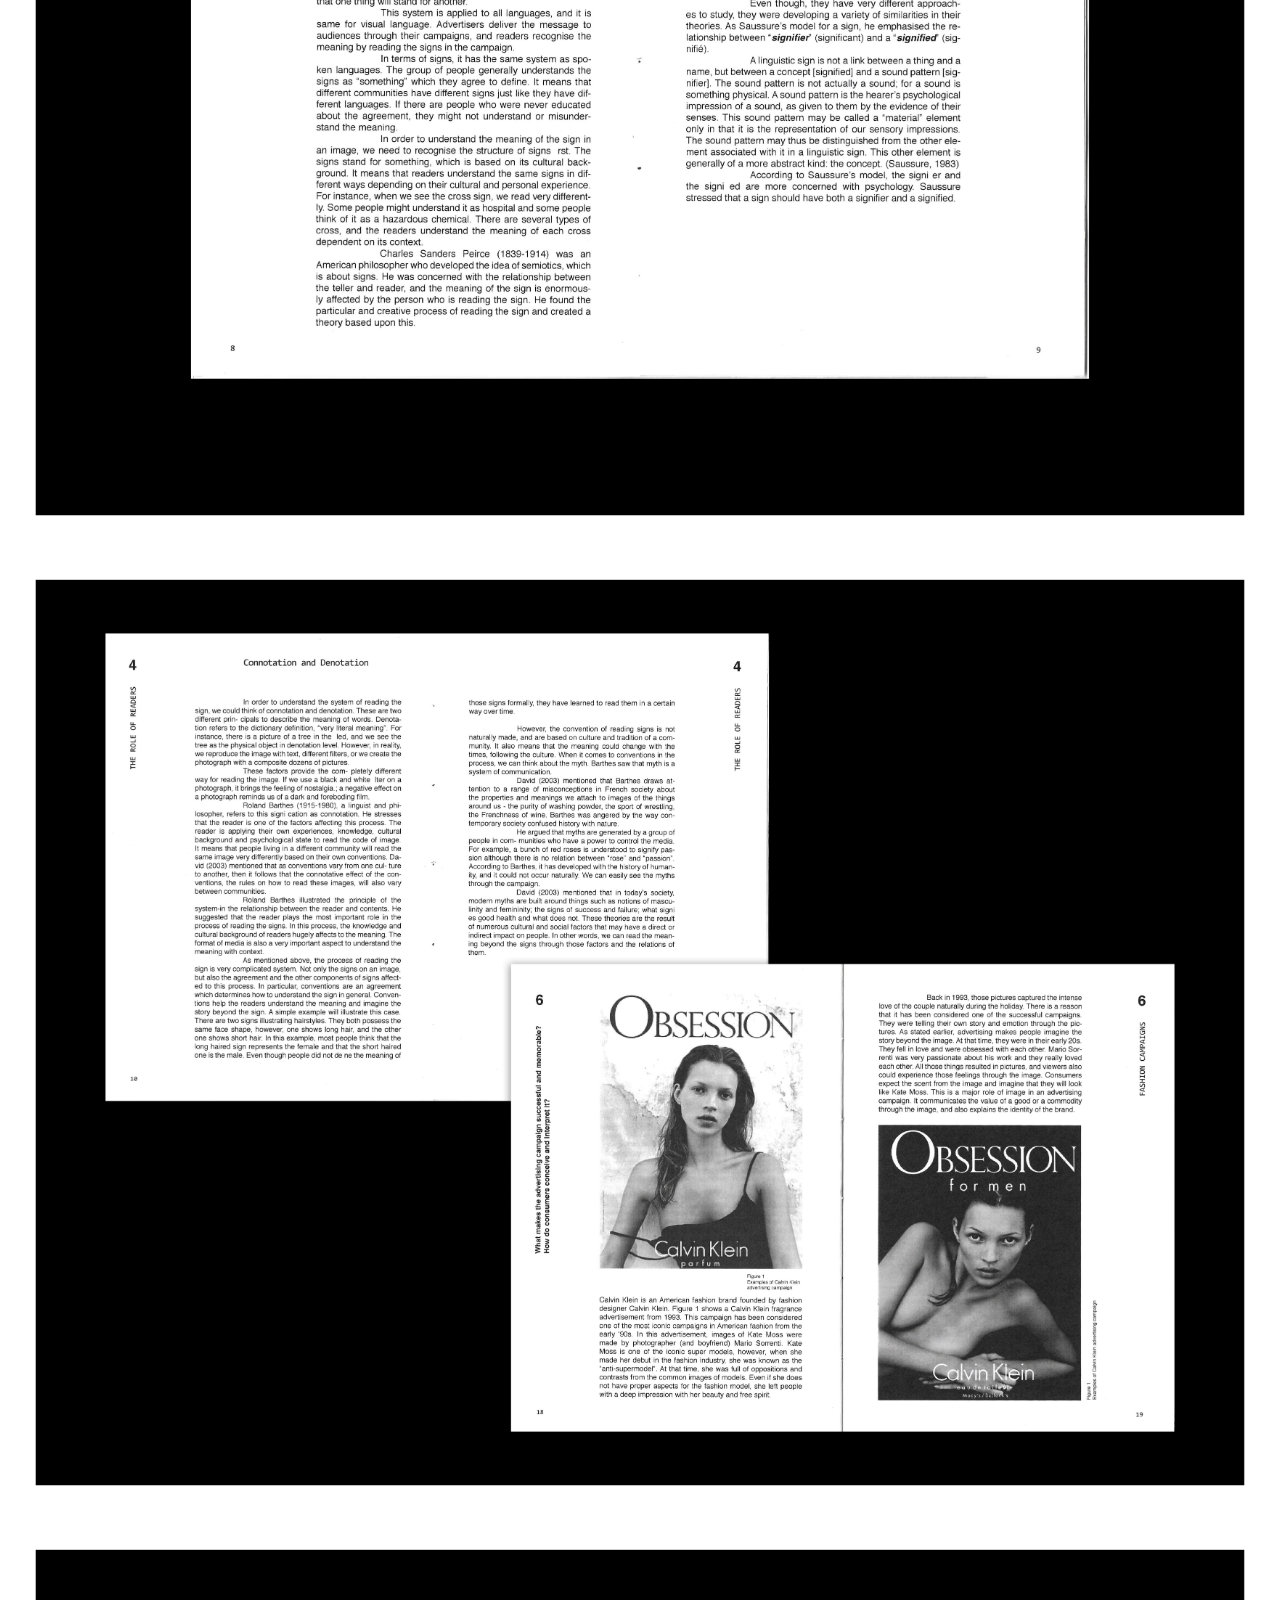
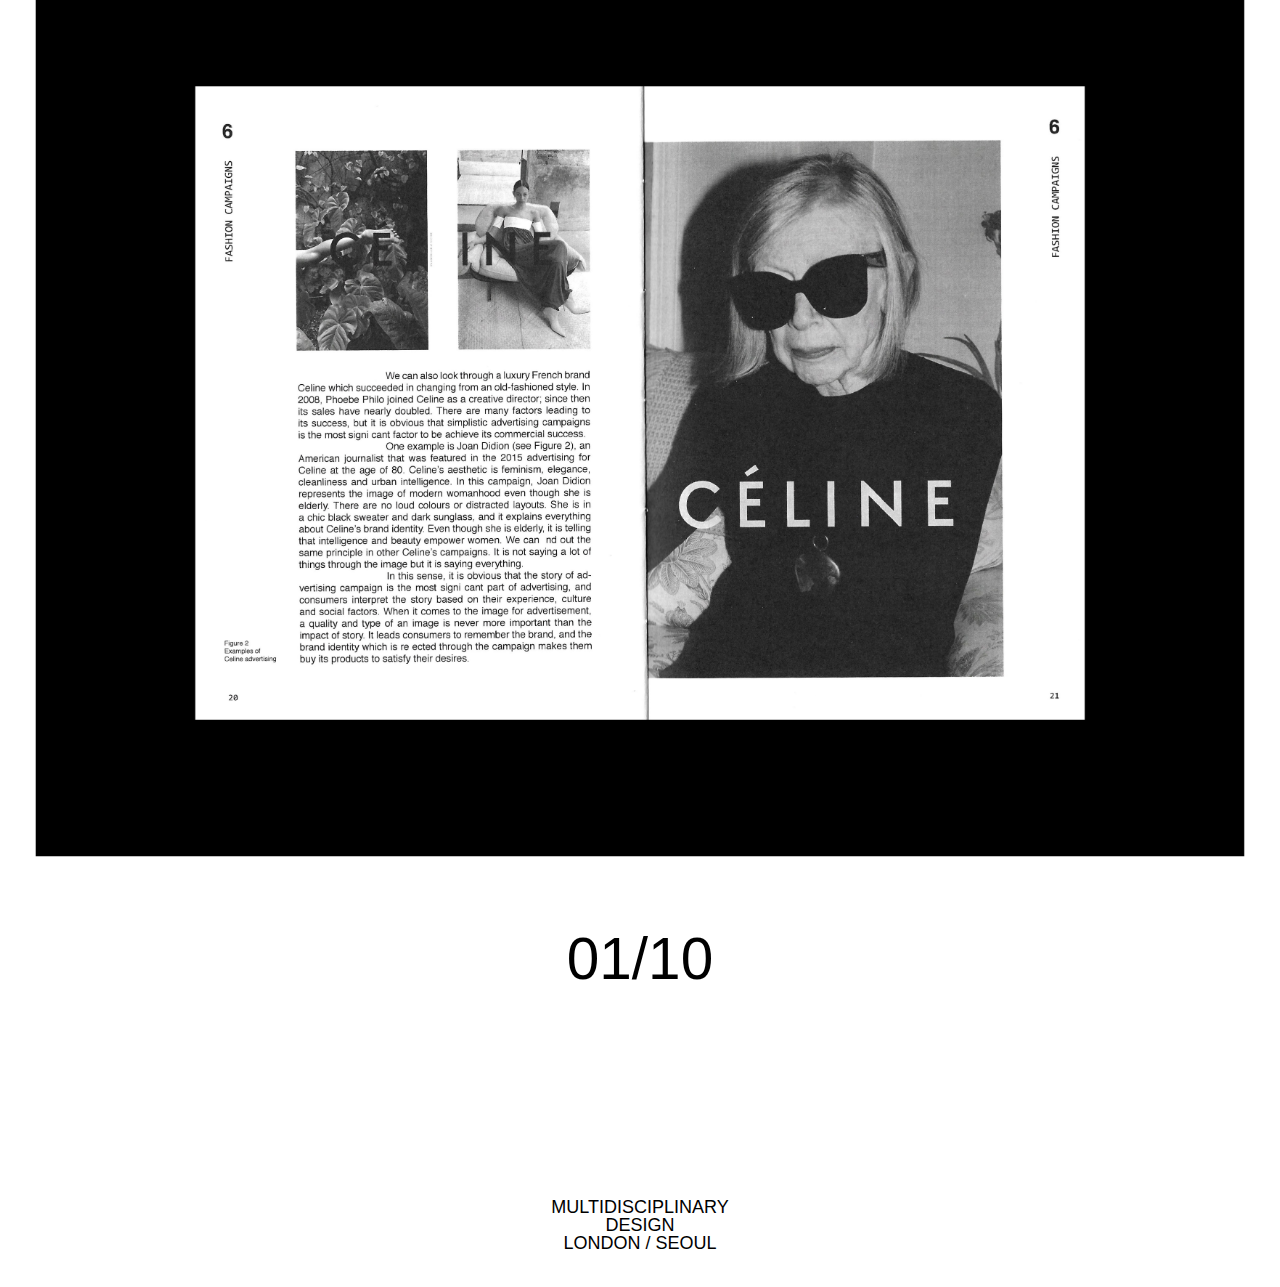
<file: dejeong.github.io-master_revised/pages/the-society-of-visual-language.html>
<!DOCTYPE html>
<html>
<head>
  <meta charset="utf-8">
  <meta name="viewport" content="width=device-width">
  <title>Daeun Jeong</title>
  <meta name="author" content="Daeun Jeong">
  <link rel="stylesheet" href="../styles/restart.css">
  <link rel="stylesheet" href="../styles/styles-00.css">
  <link rel="stylesheet" href="../styles/project.css">
  <style>
    .site-icon {
      opacity: 0;
    }
  </style>
</head>
<body>
  <div class="site-close"></div>

  <div class="site-title fixed">
    <p>Daeun</p>
    <p>Jeong</p>
  </div>


  <div class="site-icon">
    <div class="icon-container">
      <img id="profile" src="../assets/icon-00.png">
    </div>
  </div>
</div>

<!-- project content START -->
<div class="project-container">
  <div class="flex">
    <div class="project-titles">
      <p>The Society of Visual Language</p>

      <span class="project-tags">
        <p>Editorial</p>
        <p>Research</p>

      </span>

      <p class="project-year">2018</p>
    </div>
    <div class="project-body">
      <p>
      ‘The Society of Visual Language’ is a part of a graduation dissertation (2018).
      It aims to rethink the role of images and the interaction between the audiences
      and the creators. We use images as a method of communication to deliver messages
      to the audiences as the same way as we would using verbal communication, however,
      it is operated using a different process from other communication forms.
      </p>
      <p>
      ‘The Society of Visual Language’ is a physical publication that represents
      theoretical and visual research into signs and their meaning, and how they
      work in images as a visual language. The publication is based on the theoretical
      research of Roland Barthes and Ferdinand de Saussure. By adding a few examples
      of advertising campaigns which use images to create value of a brand,
      ‘The Society of Visual Language’ describes a relationship between a culture
      of consumption and visual language.
      </p>

    </div>
  </div>

  <img class="project-img" src="../assets/the-society-of-visual-language/01.jpg">
  <img class="project-img" src="../assets/the-society-of-visual-language/02.jpg">
  <img class="project-img" src="../assets/the-society-of-visual-language/03.jpg">
  <img class="project-img" src="../assets/the-society-of-visual-language/04.jpg">
  <img class="project-img" src="../assets/the-society-of-visual-language/05.jpg">

  <div class="project-footer">
    <div class="project-counter">
      <p id="counter">01/10</p>
    </div>

    <div class="project-credits">
      <p>Multidisciplinary</p>
      <p>Design</p>
      <p>London / Seoul</p>
    </div>
  </div>
</div>
<!-- project content END -->

  <div class="site-info display">
    <p>
      My practice focuses on telling the story through photography. I love to capture the moments of daily life and narrative around simple objects. I enjoy combining pure graphic design with photography to create the visual languages.
    </p>

    <div class="site-contact">
      <p>CONTACT ME</p>
      <p><a class="contact-link" href="tel:+447482076296">+44 7482076296</a></p>
      <p><a class="contact-link" href="mailto:daeun.jeong41@gmail.com?subject=Hello!&body=Hello Daeun, Lovely to meet you, let's talk:">daeun.jeong41@gmail.com</a></p>
    </div>
  </div>

  <script
    src="https://code.jquery.com/jquery-3.3.1.min.js"
    integrity="sha256-FgpCb/KJQlLNfOu91ta32o/NMZxltwRo8QtmkMRdAu8="
    crossorigin="anonymous"></script>
  <script type="text/javascript" src="../scripts/project.js"></script>
</body>
</html>
</file>
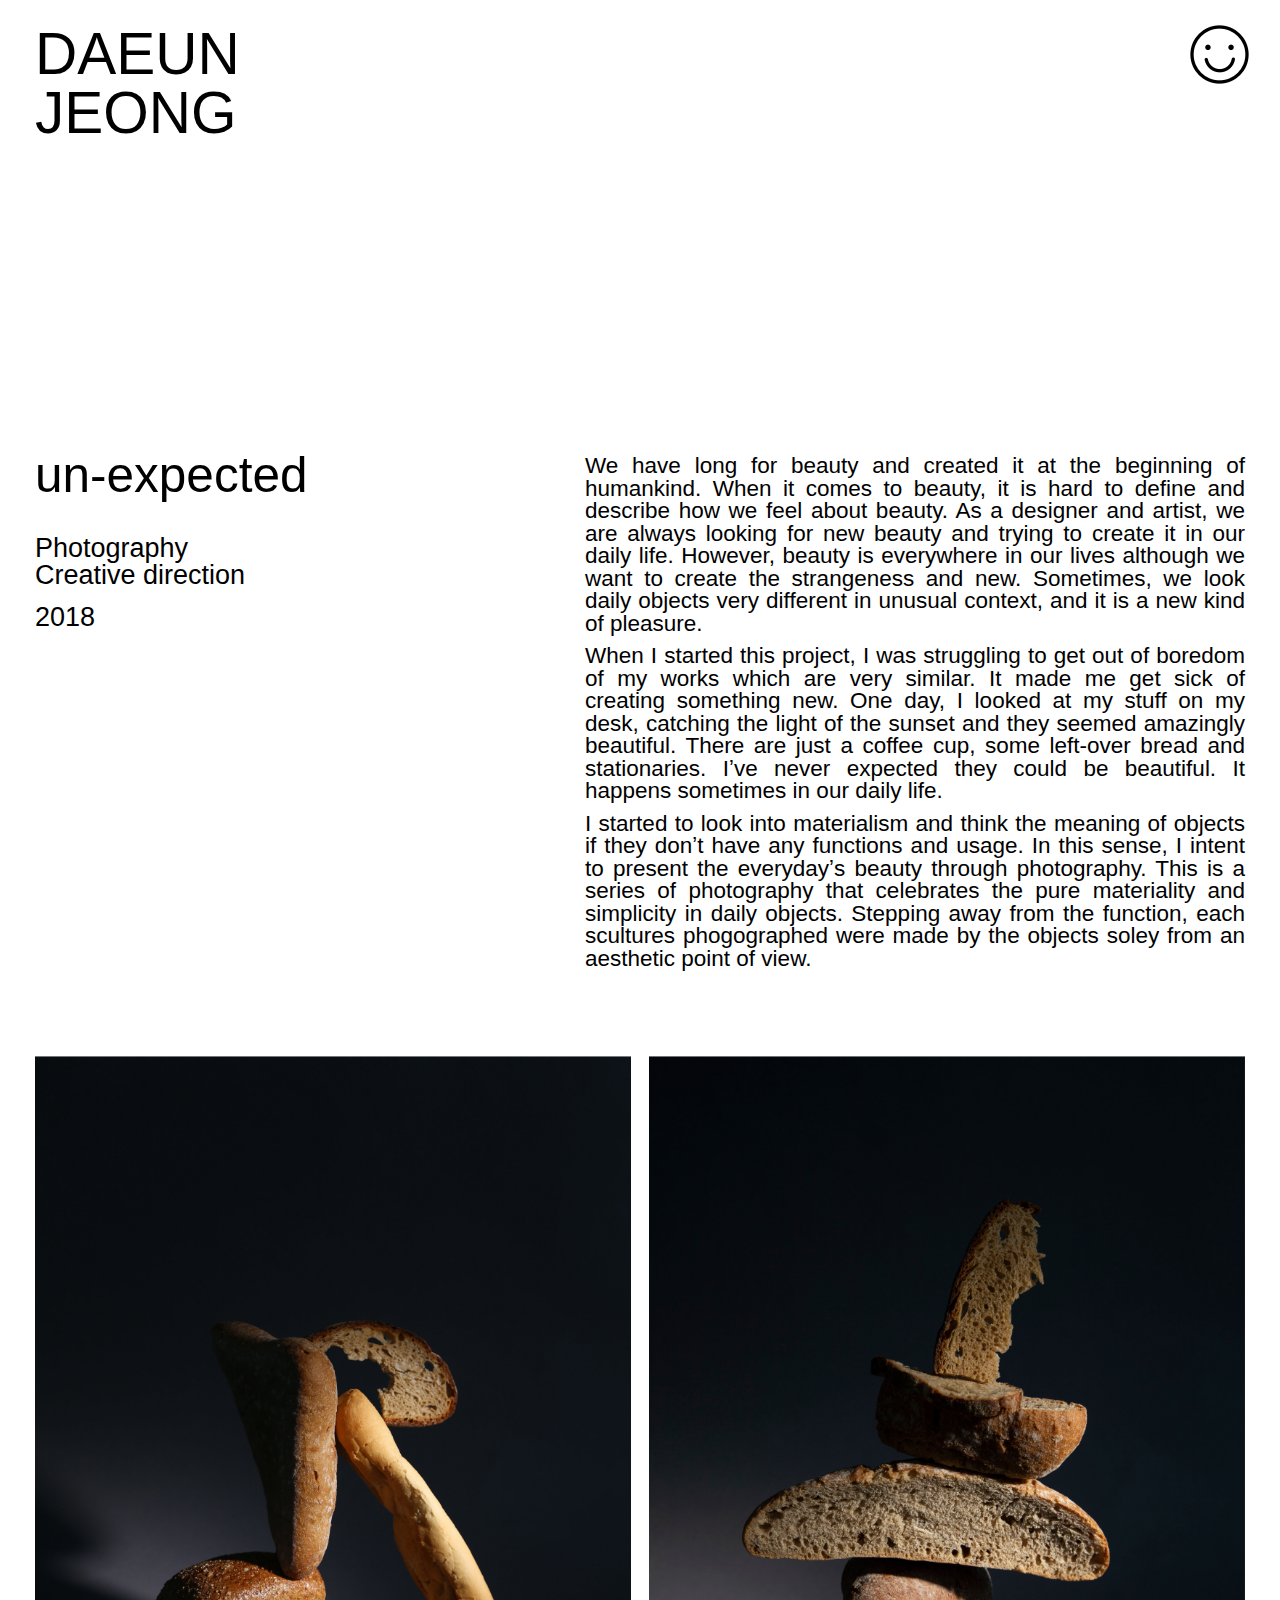
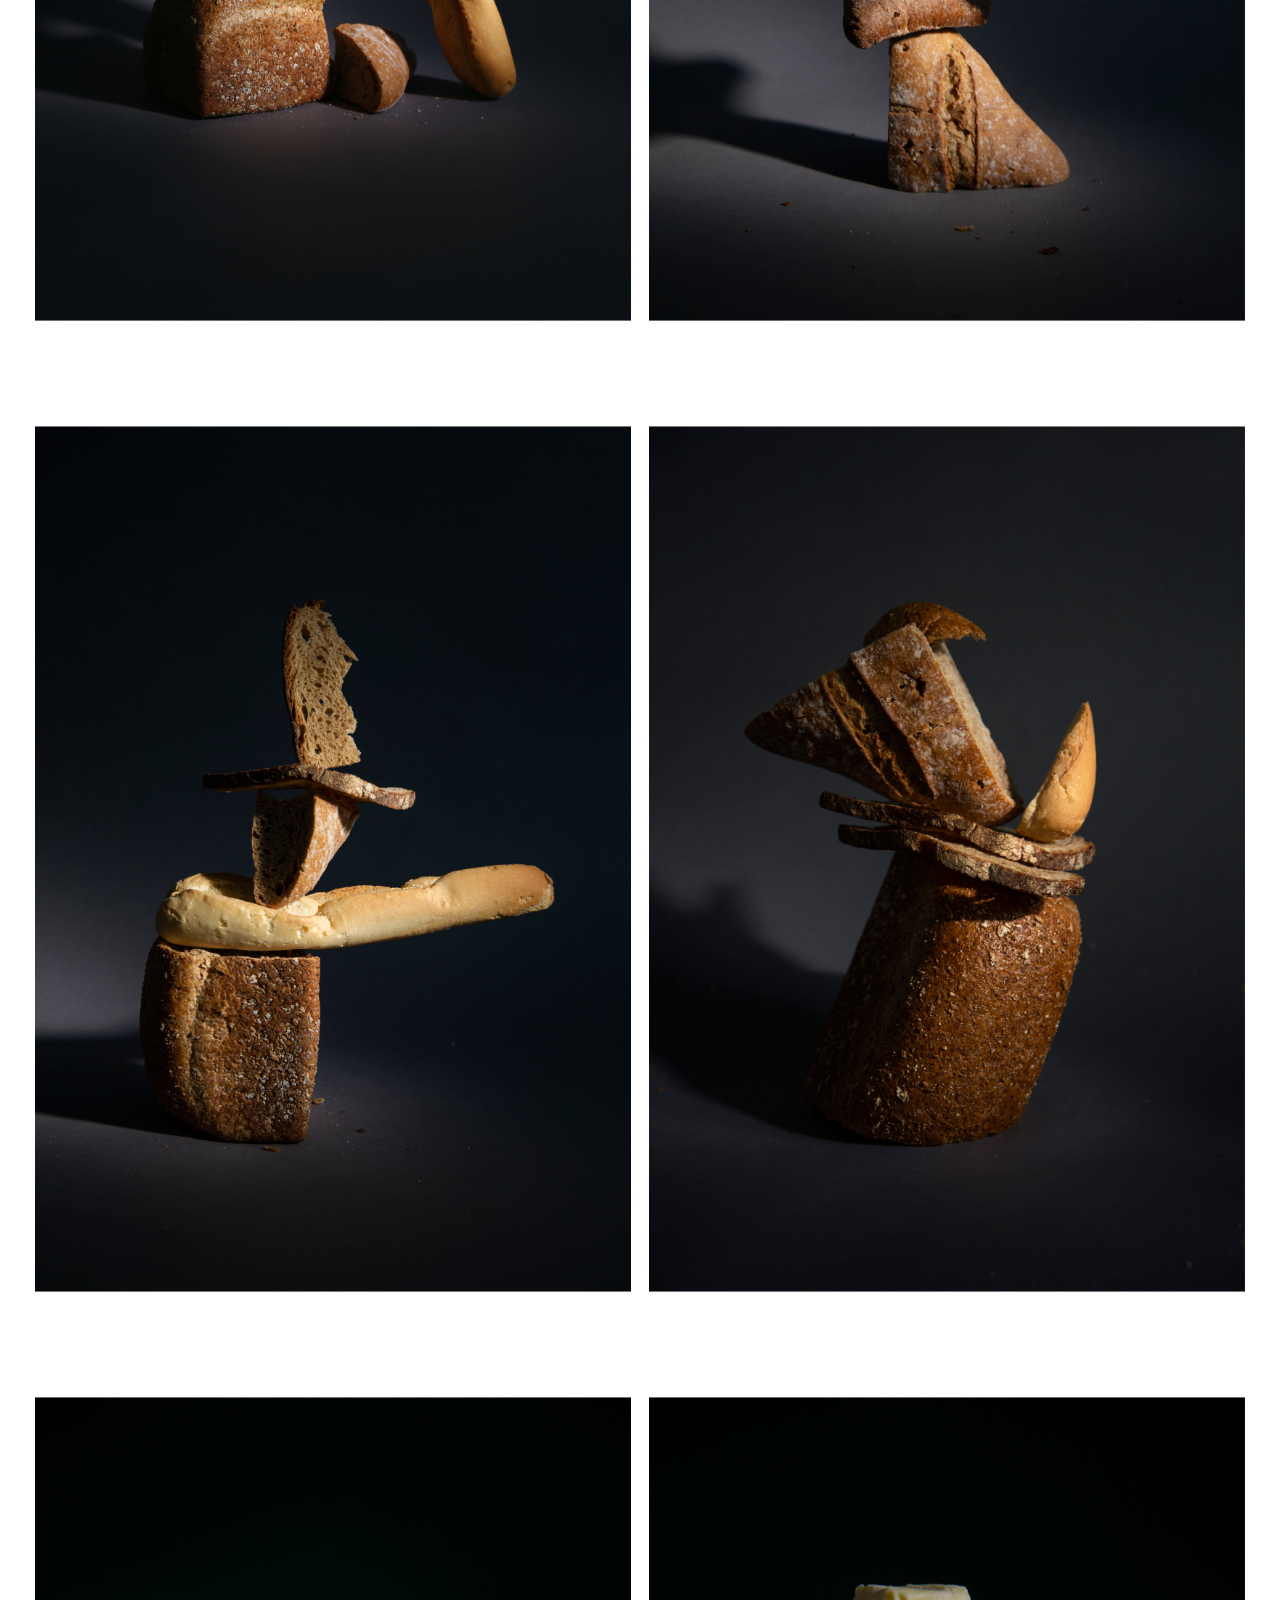
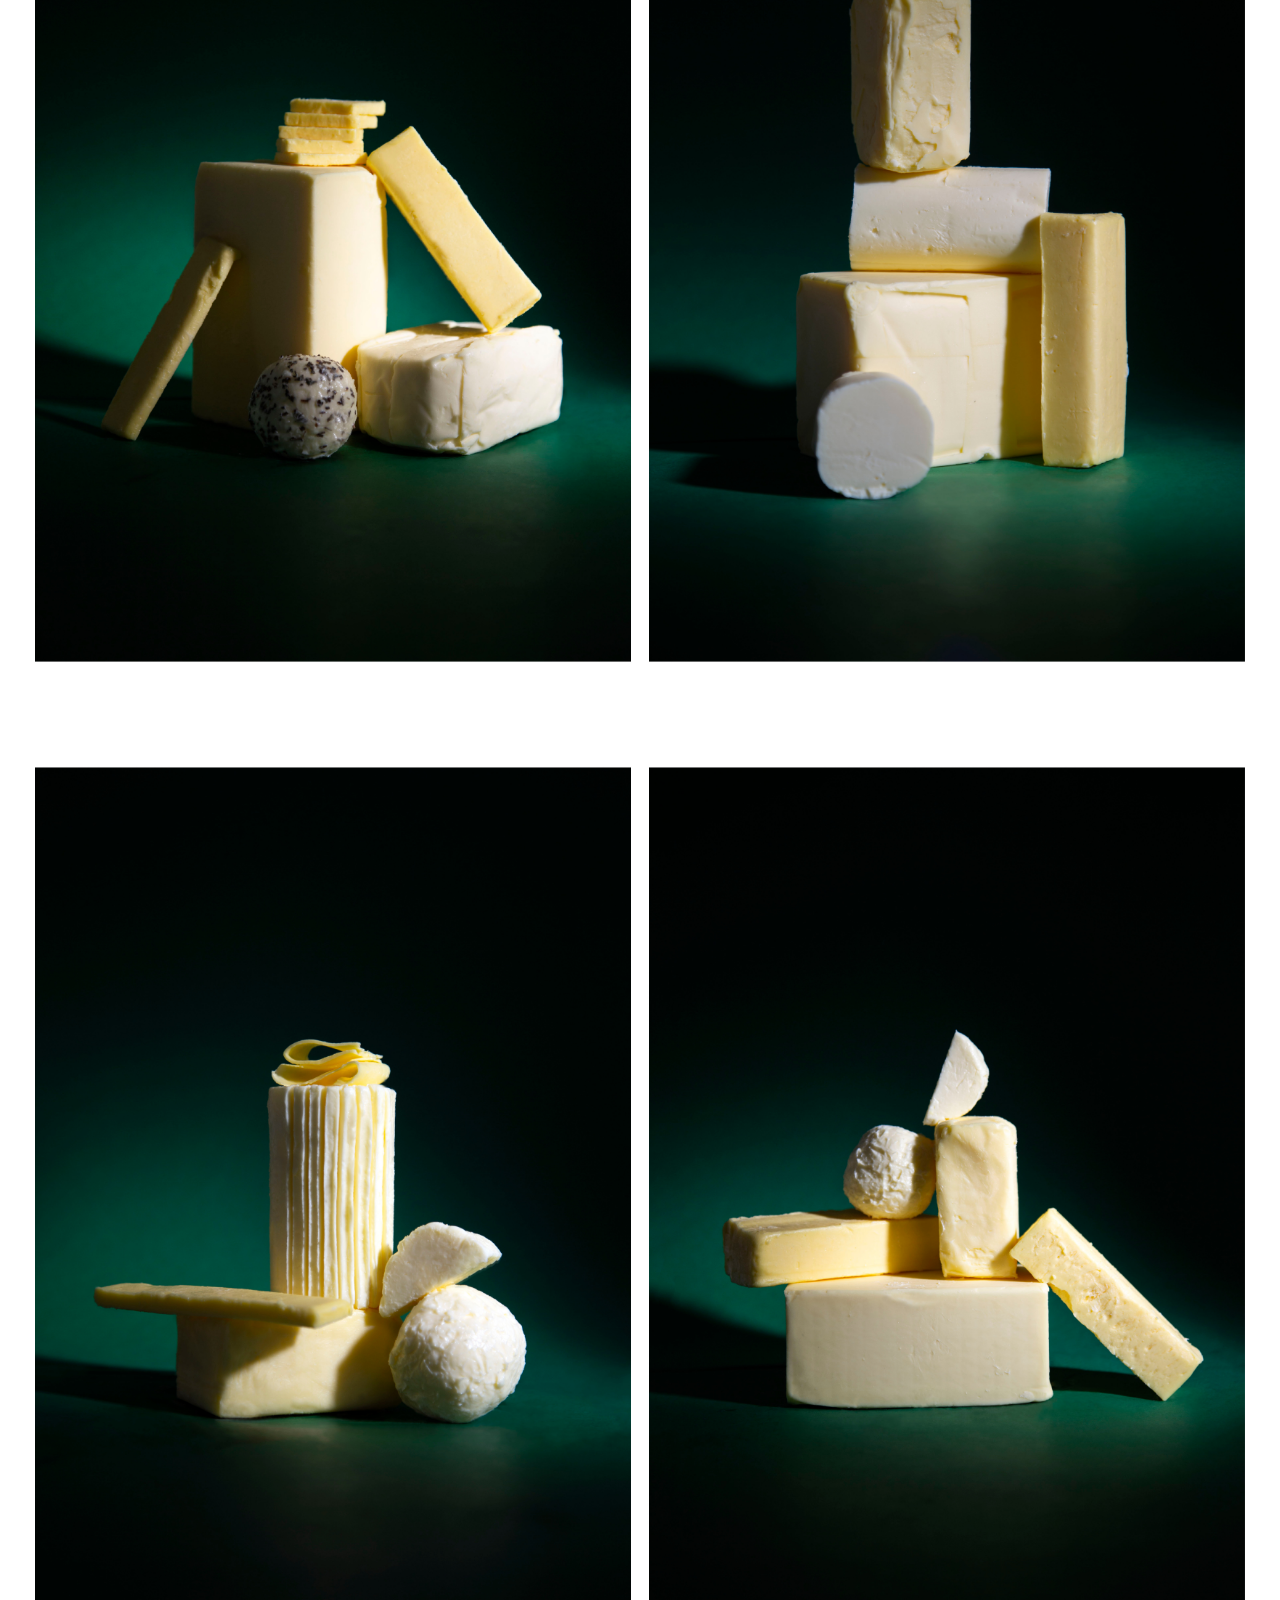
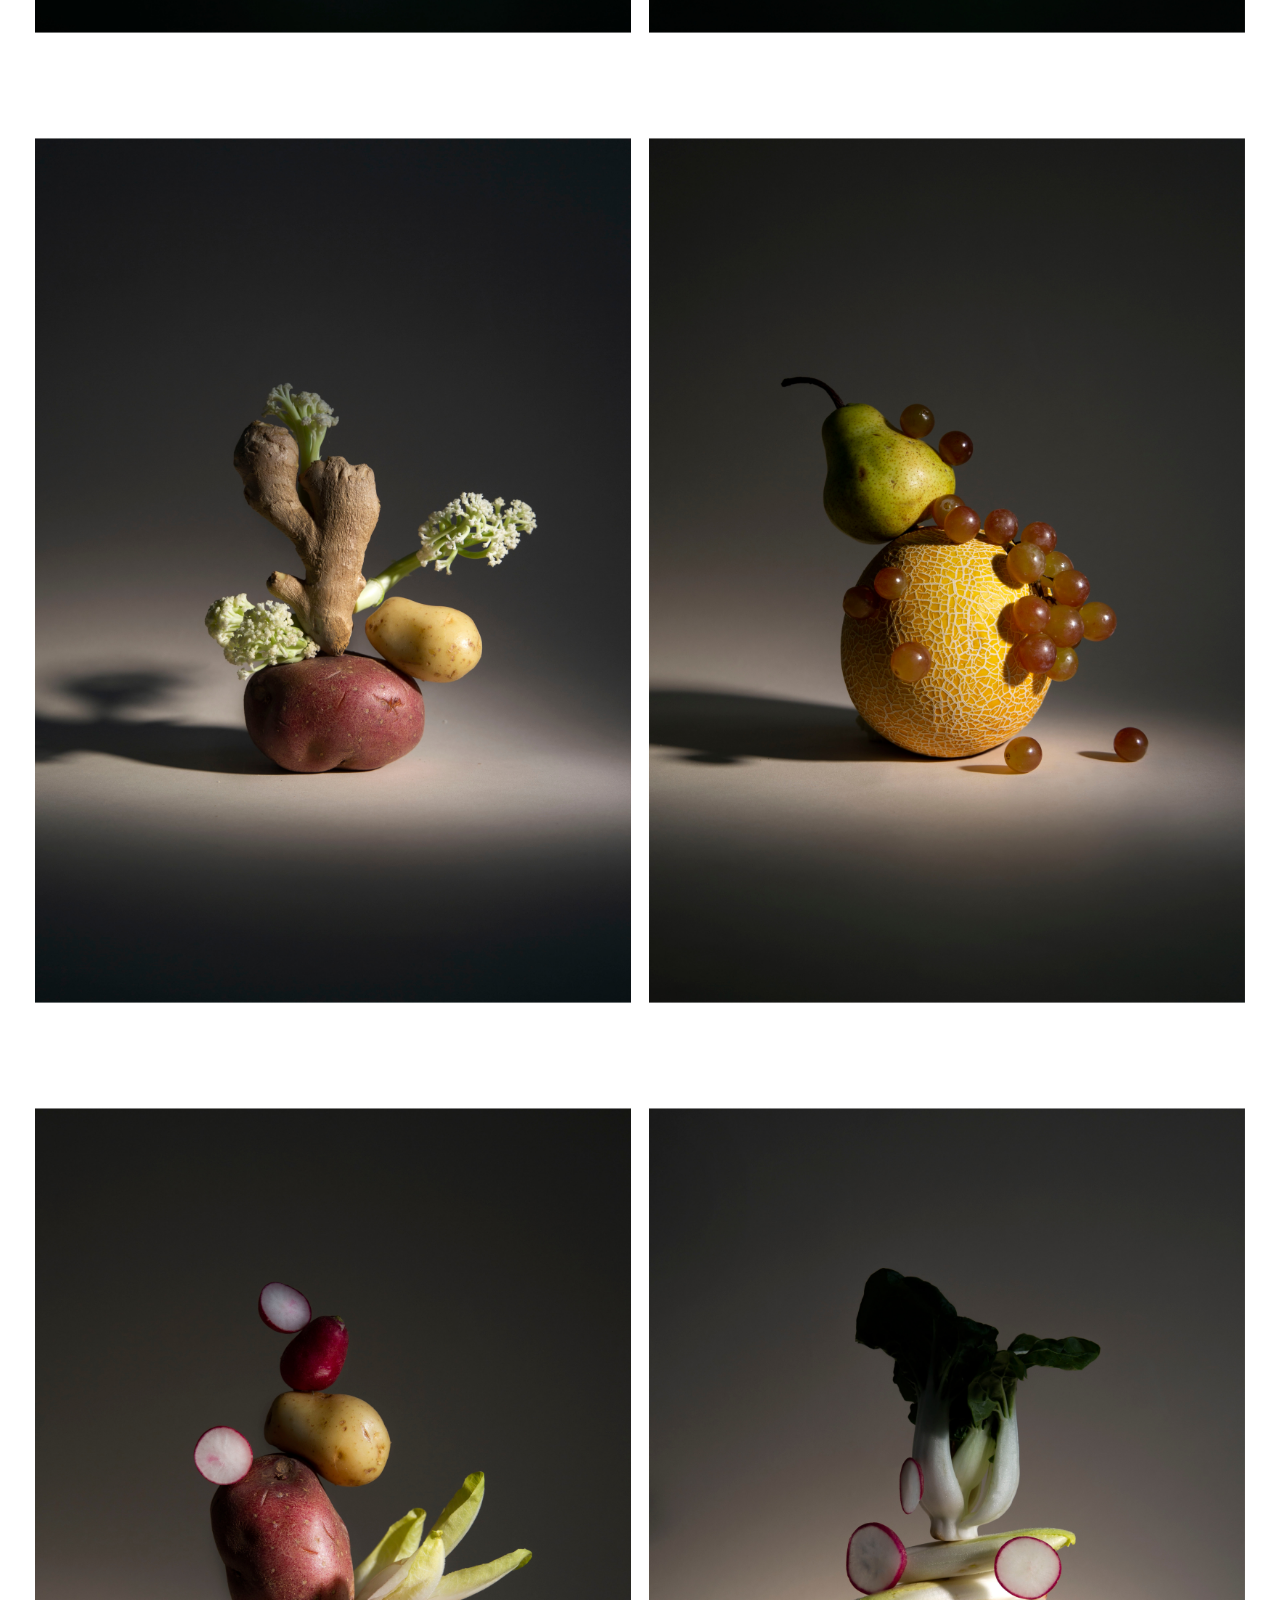
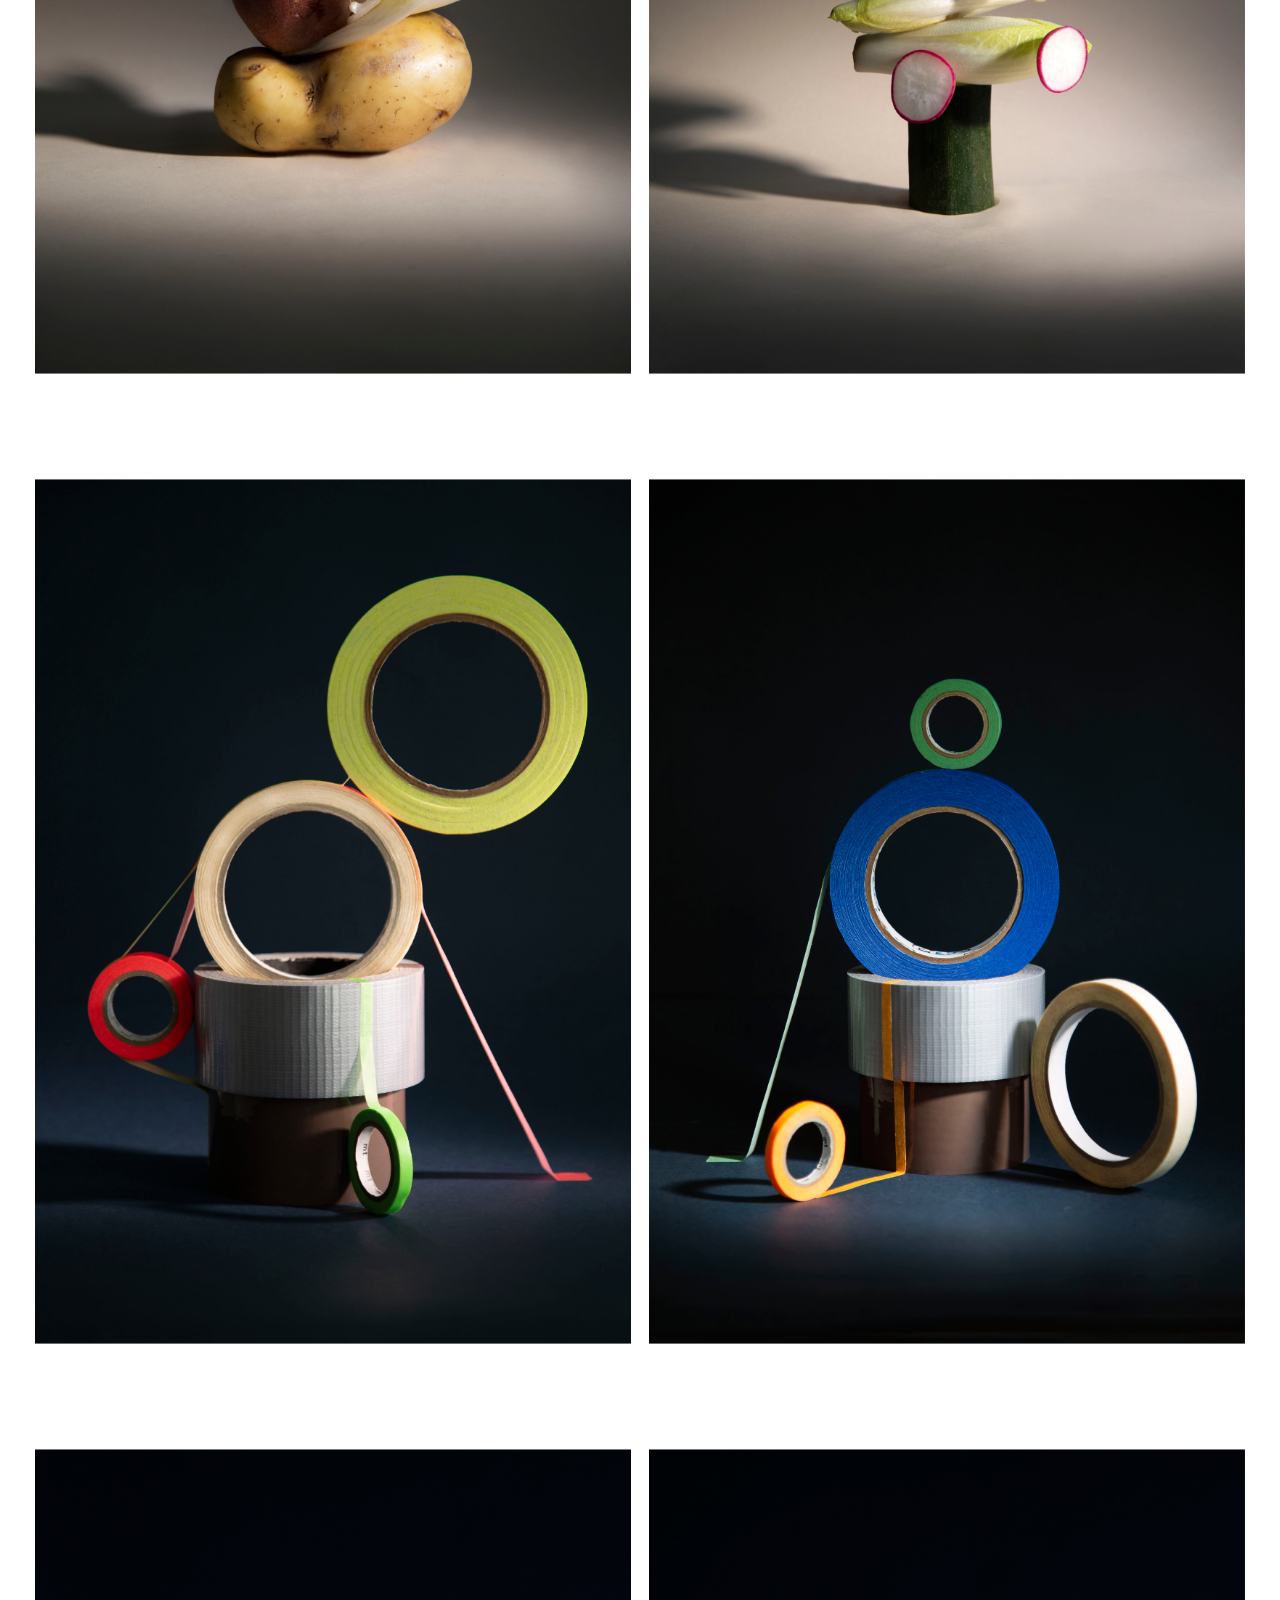
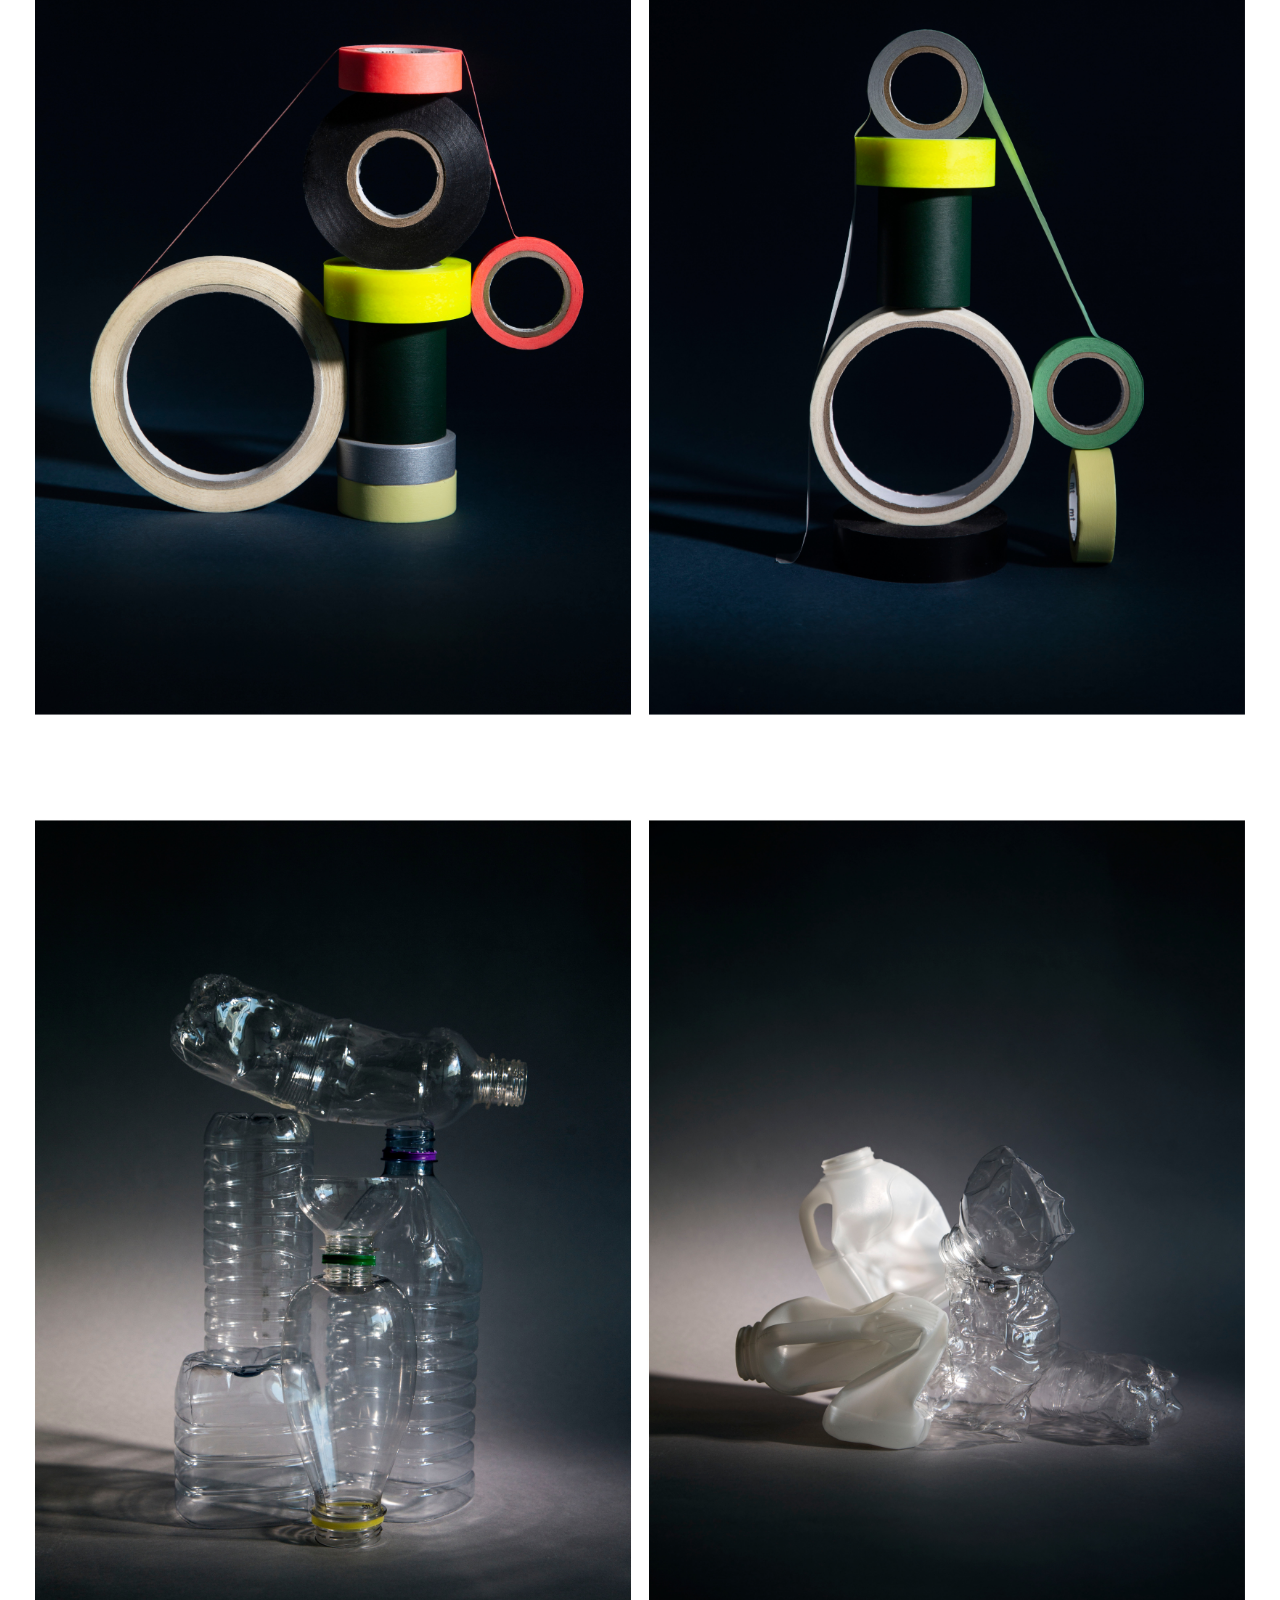
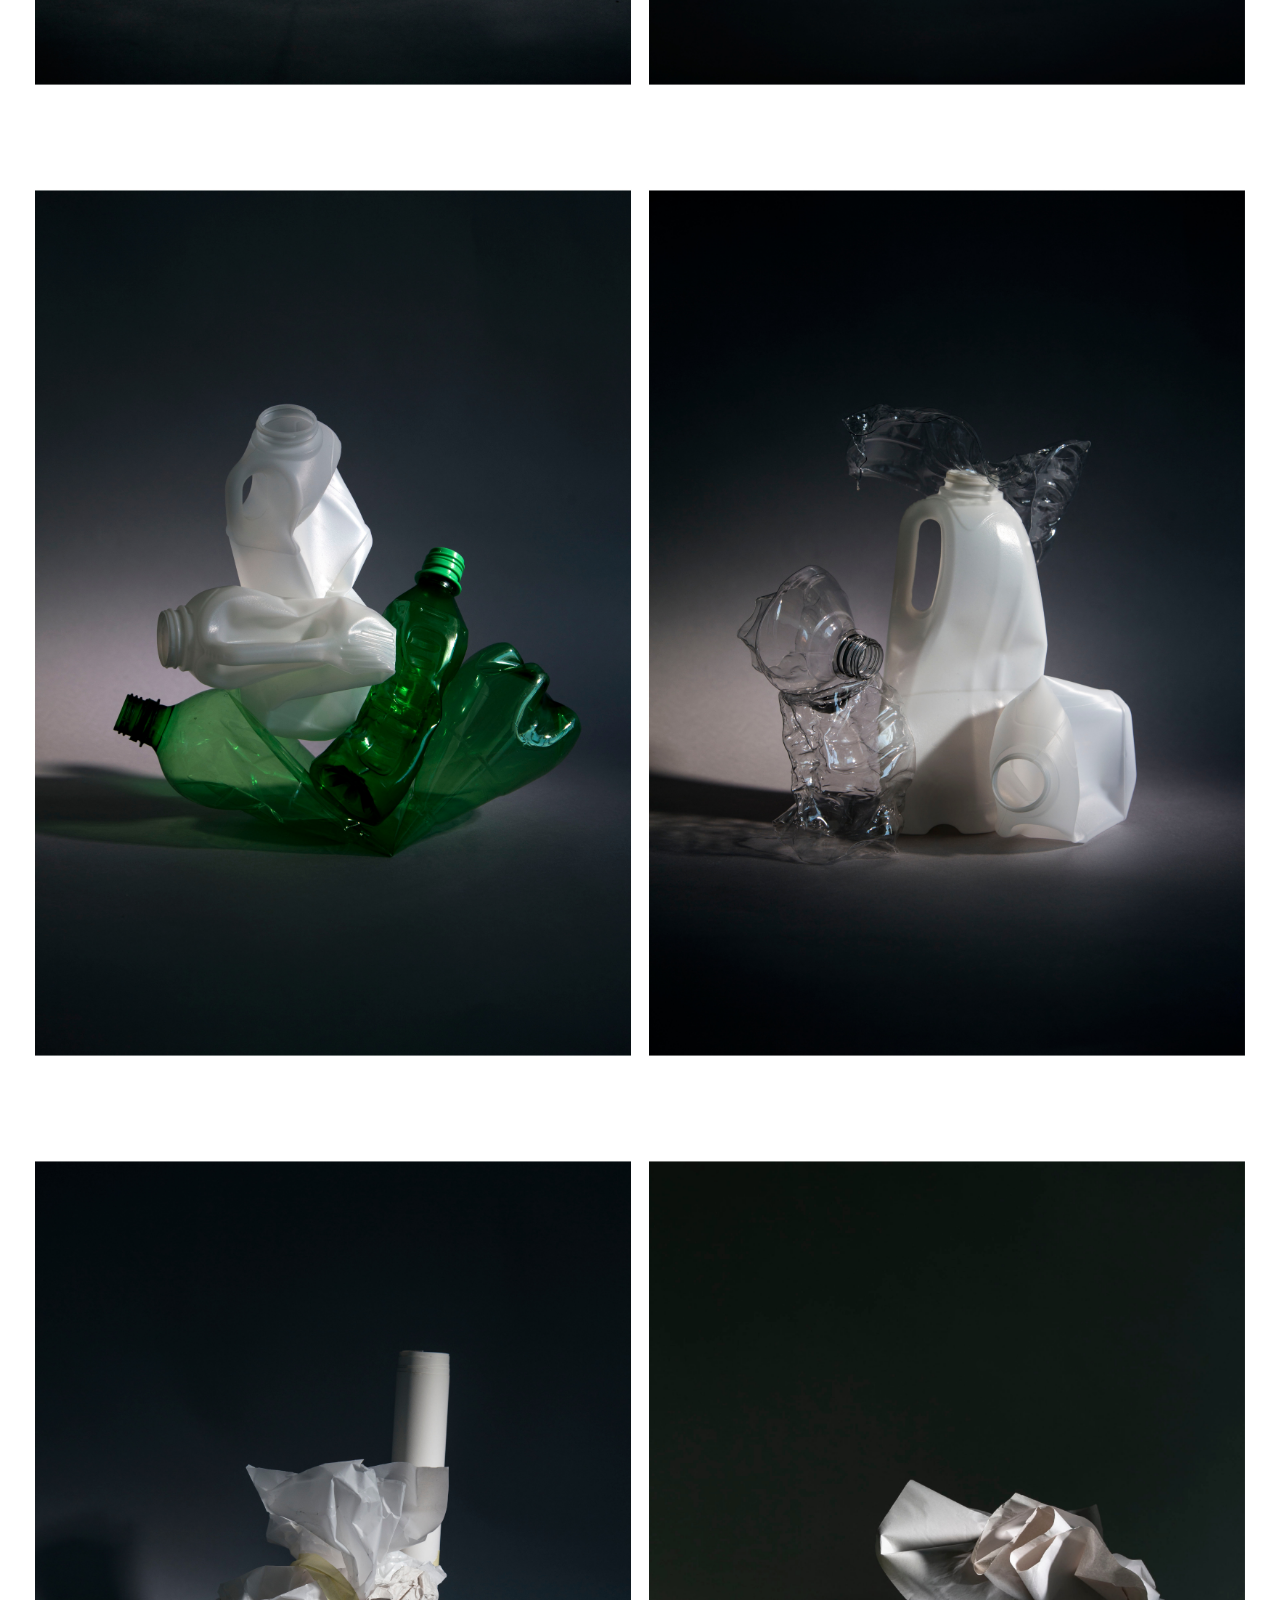
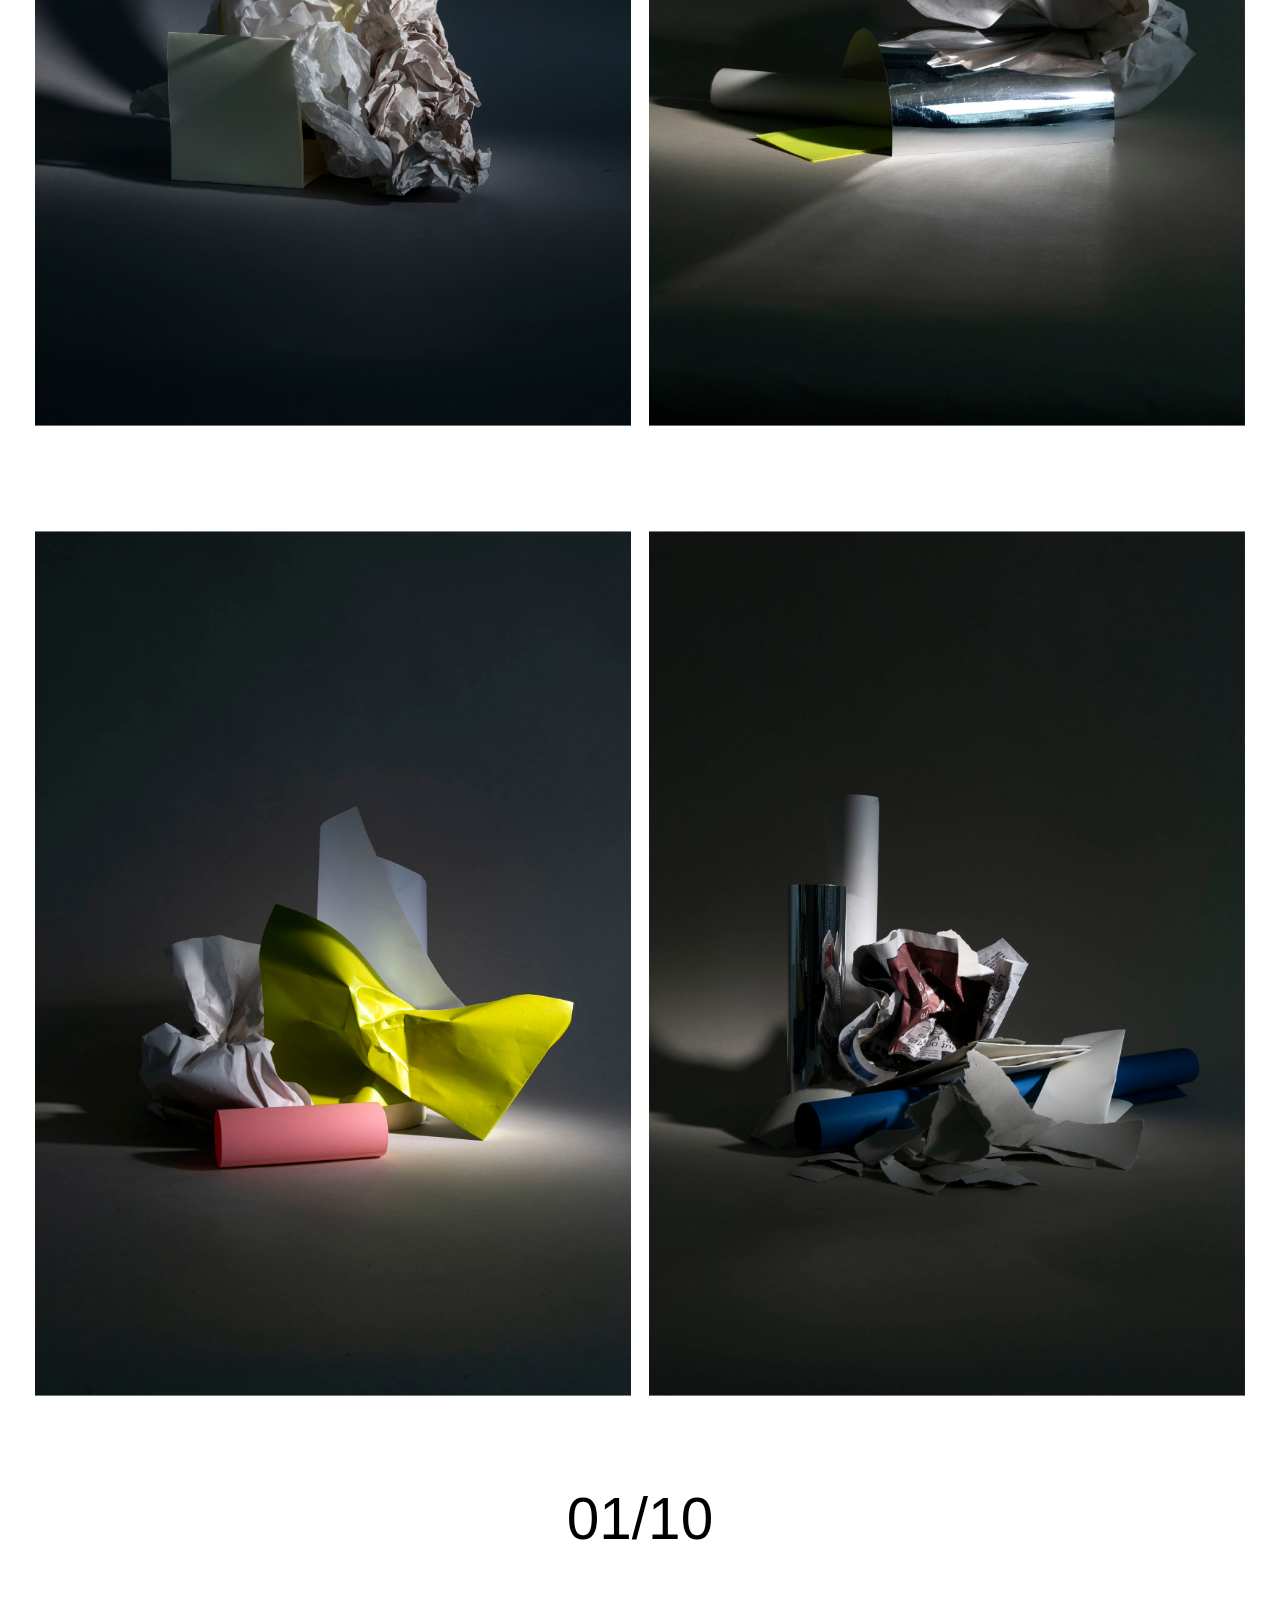
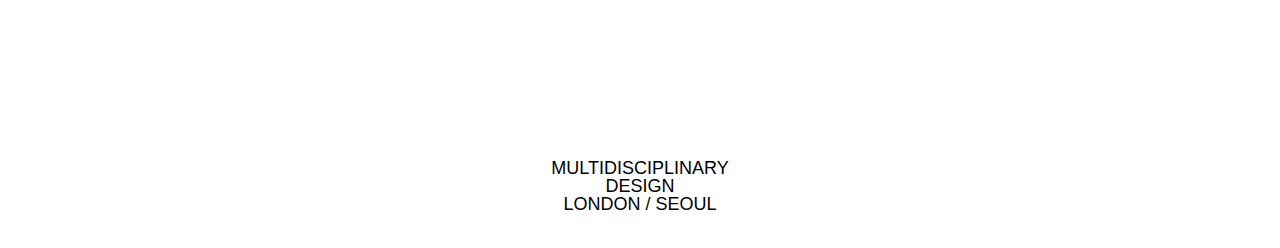
<file: dejeong.github.io-master_revised/pages/un-expected.html>
<!DOCTYPE html>
<html>
<head>
  <meta charset="utf-8">
  <meta name="viewport" content="width=device-width">
  <title>Daeun Jeong</title>
  <meta name="author" content="Daeun Jeong">
  <link rel="stylesheet" href="../styles/restart.css">
  <link rel="stylesheet" href="../styles/styles-00.css">
  <link rel="stylesheet" href="../styles/project.css">
  <style>
    .site-icon, .project-container {
      opacity: 0;
    }
  </style>
</head>
<body>
  <div class="site-close"></div>

  <div class="site-title fixed">
    <p>Daeun</p>
    <p>Jeong</p>
  </div>


  <div class="site-icon">
    <div class="icon-container">
      <img id="profile" src="../assets/icon-00.png">
    </div>
  </div>

  <!-- project content START -->
  <div class="project-container">
    <div class="flex">
      <div class="project-titles">
        <p>un-expected</p>

        <span class="project-tags">
          <p>Photography</p>
          <p>Creative direction</p>
        </span>

        <p class="project-year">2018</p>
      </div>
      <div class="project-body">
        <p>
          We have long for beauty and created it at the beginning of humankind.
          When it comes to beauty, it is hard to define and describe how we feel
          about beauty. As a designer and artist, we are always looking for new
          beauty and trying to create it in our daily life. However, beauty is
          everywhere in our lives although we want to create the strangeness
          and new. Sometimes, we look daily objects very different in unusual
          context, and it is a new kind of pleasure.
        </p>
        <p>
          When I started this project, I was struggling to get out of boredom of
          my works which are very similar. It made me get sick of creating
          something new. One day, I looked at my stuff on my desk, catching the
          light of the sunset and they seemed amazingly beautiful. There are just
          a coffee cup, some left-over bread and stationaries. Iʼve never
          expected they could be beautiful. It happens sometimes in our daily life.
        </p>
        <p>
          I started to look into materialism and think the meaning of objects if
          they donʼt have any functions and usage. In this sense, I intent to
          present the everydayʼs beauty through photography. This is a series of
          photography that celebrates the pure materiality and simplicity in daily
          objects. Stepping away from the function, each scultures phogographed
          were made by the objects soley from an aesthetic point of view.
        </p>
      </div>
    </div>

    <img class="project-img" src="../assets/un-expected/01.jpg">
    <img class="project-img" src="../assets/un-expected/02.jpg">
    <img class="project-img" src="../assets/un-expected/03.jpg">
    <img class="project-img" src="../assets/un-expected/04.jpg">
    <img class="project-img" src="../assets/un-expected/05.jpg">
    <img class="project-img" src="../assets/un-expected/06.jpg">
    <img class="project-img" src="../assets/un-expected/07.jpg">
    <img class="project-img" src="../assets/un-expected/08.jpg">
    <img class="project-img" src="../assets/un-expected/09.jpg">
    <img class="project-img" src="../assets/un-expected/10.jpg">
    <img class="project-img" src="../assets/un-expected/11.jpg">
    <img class="project-img" src="../assets/un-expected/12.jpg">

    <div class="project-footer">
      <div class="project-counter">
        <p id="counter">01/10</p>
      </div>

      <div class="project-credits">
        <p>Multidisciplinary</p>
        <p>Design</p>
        <p>London / Seoul</p>
      </div>
    </div>
  </div>
  <!-- project content END -->

  <div class="site-info display">
    <p>
      My practice focuses on telling the story through photography. I love to capture the moments of daily life and narrative around simple objects. I enjoy combining pure graphic design with photography to create the visual languages.
    </p>

    <div class="site-contact">
      <p>CONTACT ME</p>
      <p><a class="contact-link" href="tel:+447482076296">+44 7482076296</a></p>
      <p><a class="contact-link" href="mailto:daeun.jeong41@gmail.com?subject=Hello!&body=Hello Daeun, Lovely to meet you, let's talk:">daeun.jeong41@gmail.com</a></p>
    </div>
  </div>

  <script
    src="https://code.jquery.com/jquery-3.3.1.min.js"
    integrity="sha256-FgpCb/KJQlLNfOu91ta32o/NMZxltwRo8QtmkMRdAu8="
    crossorigin="anonymous"></script>
  <script type="text/javascript" src="../scripts/project.js"></script>
</body>
</html>
</file>
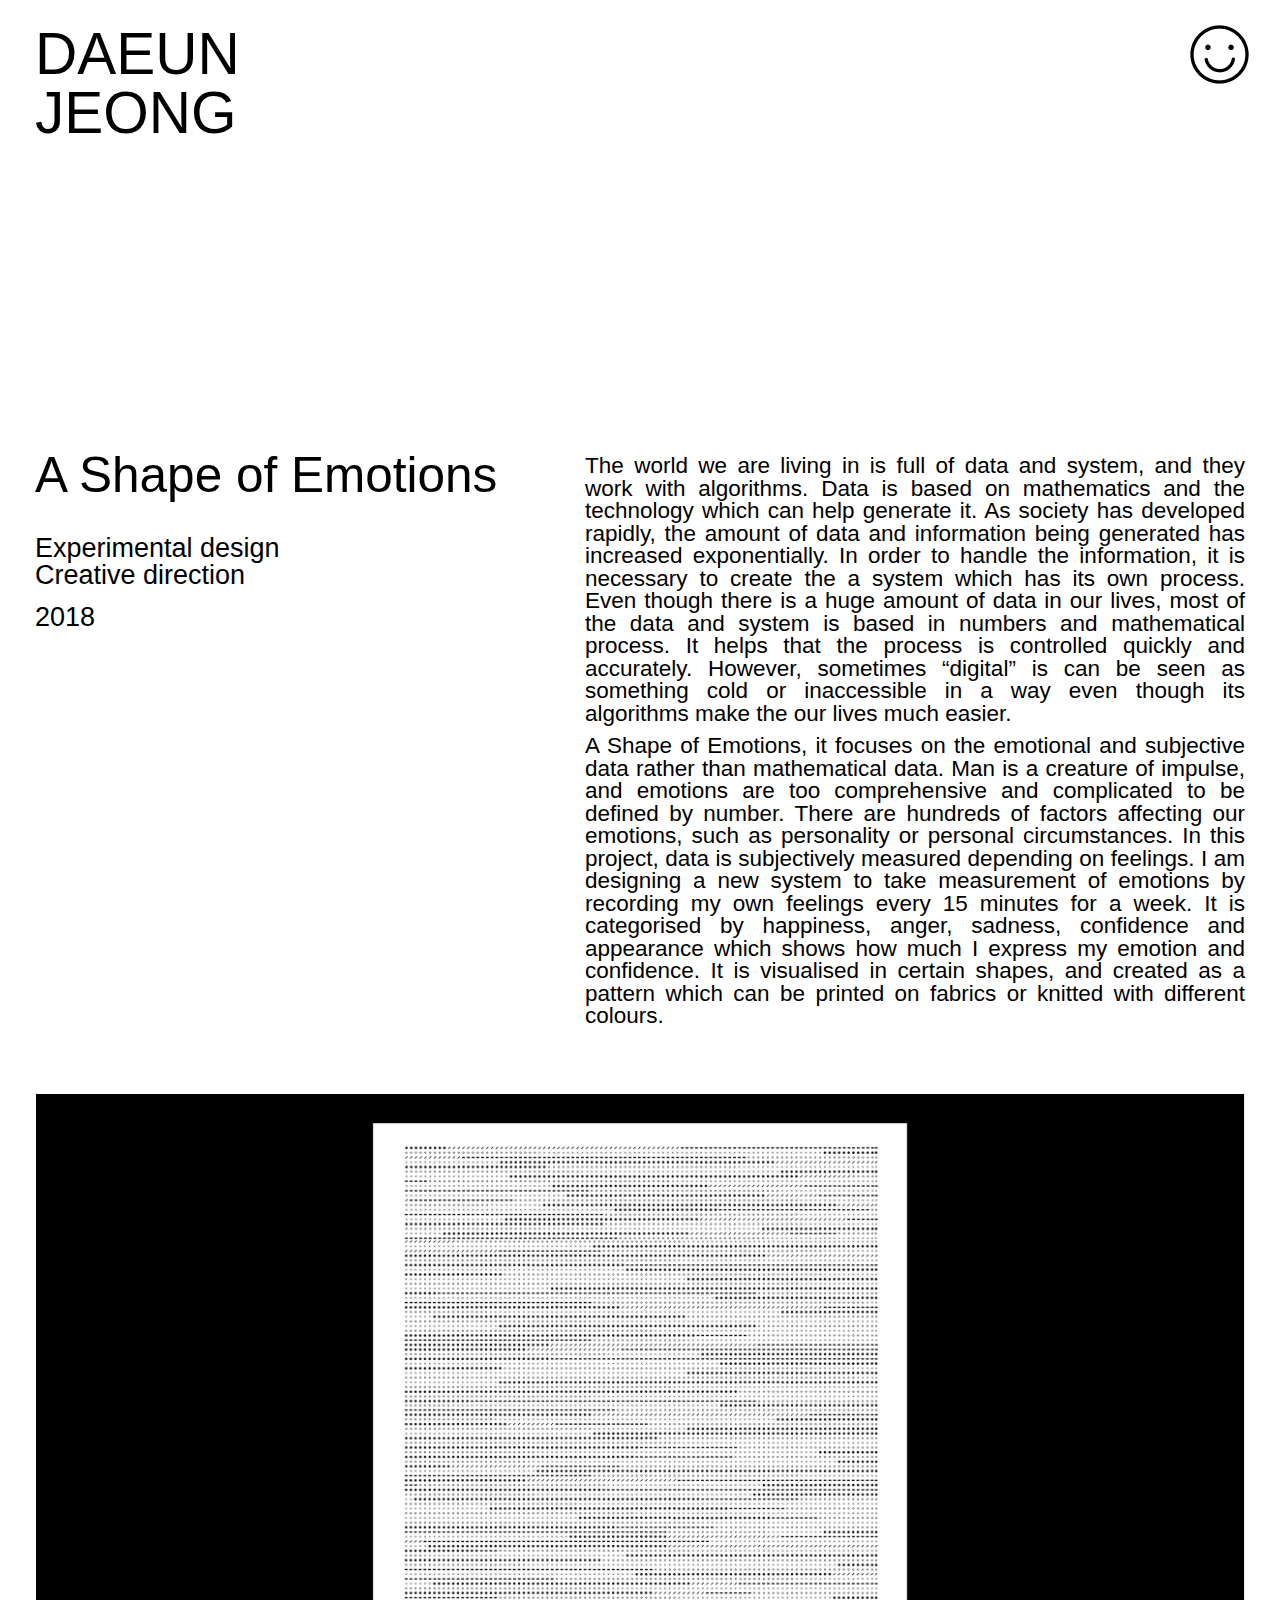
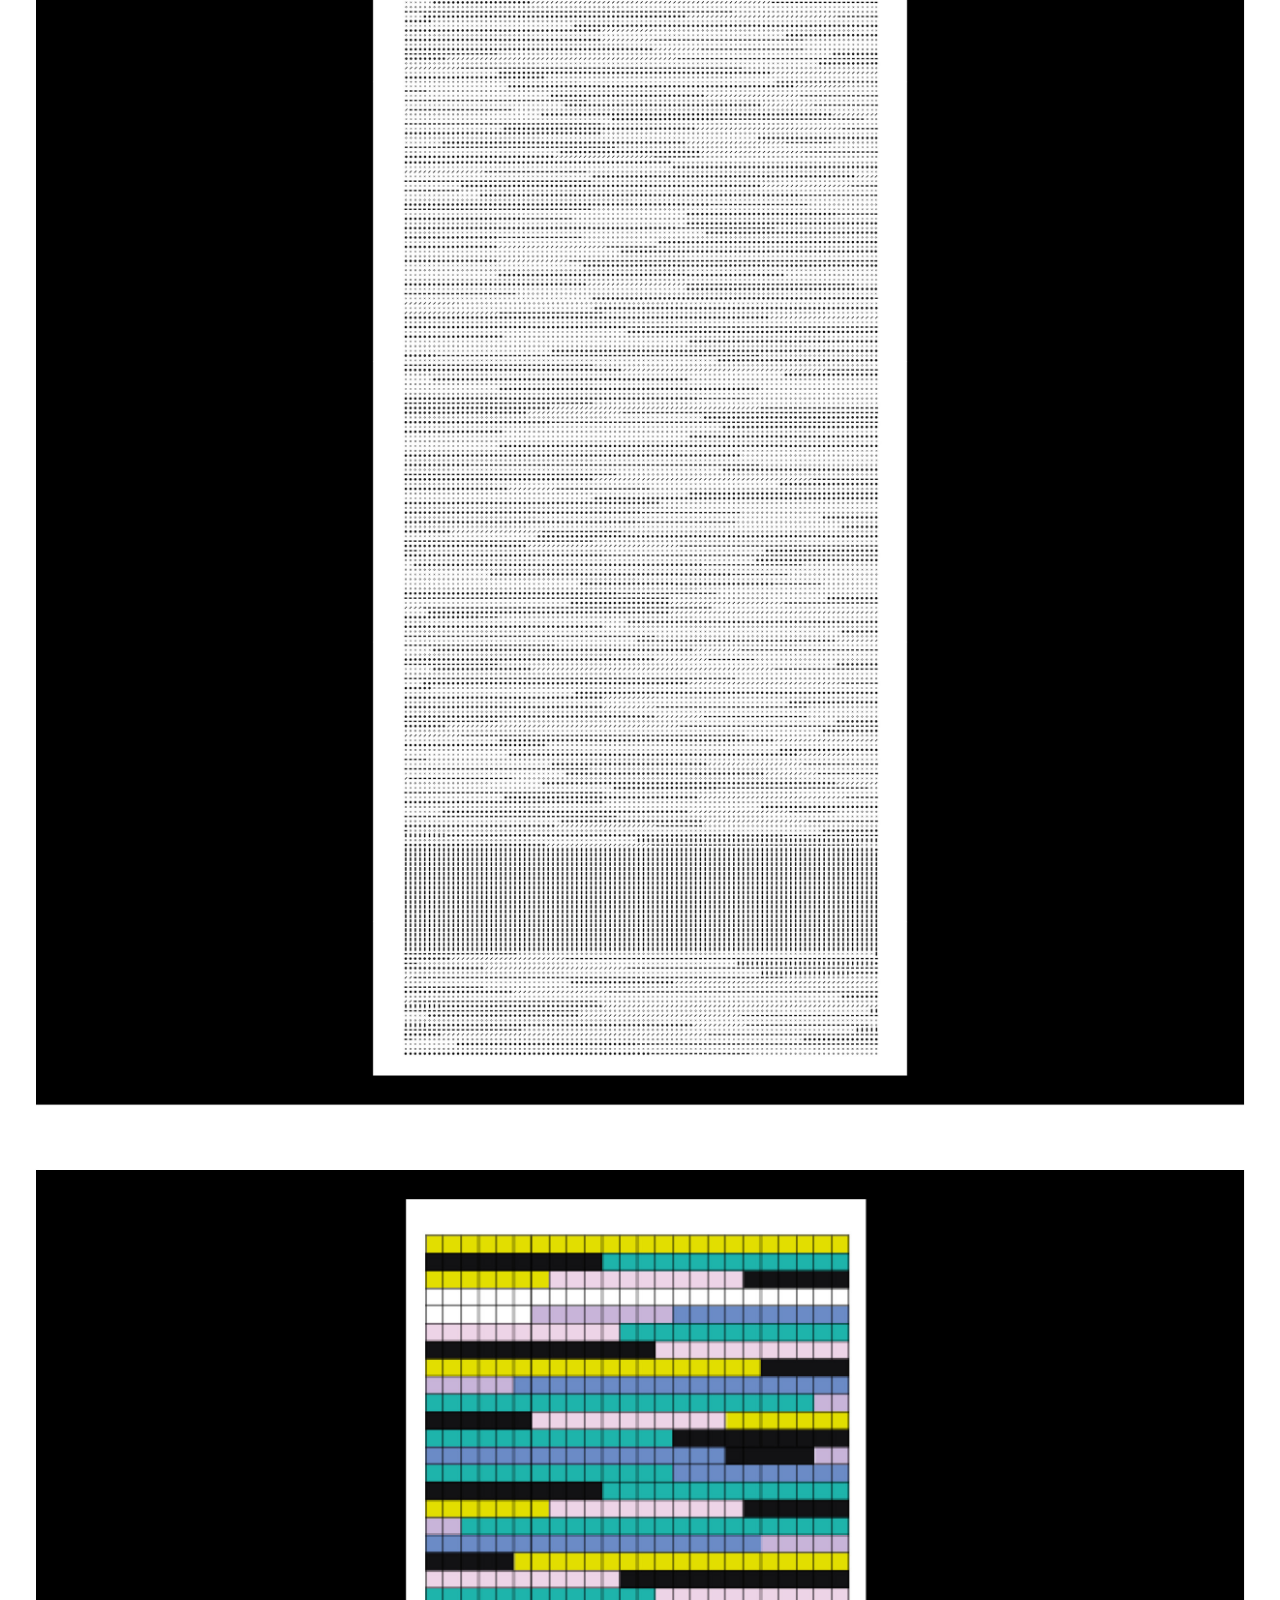
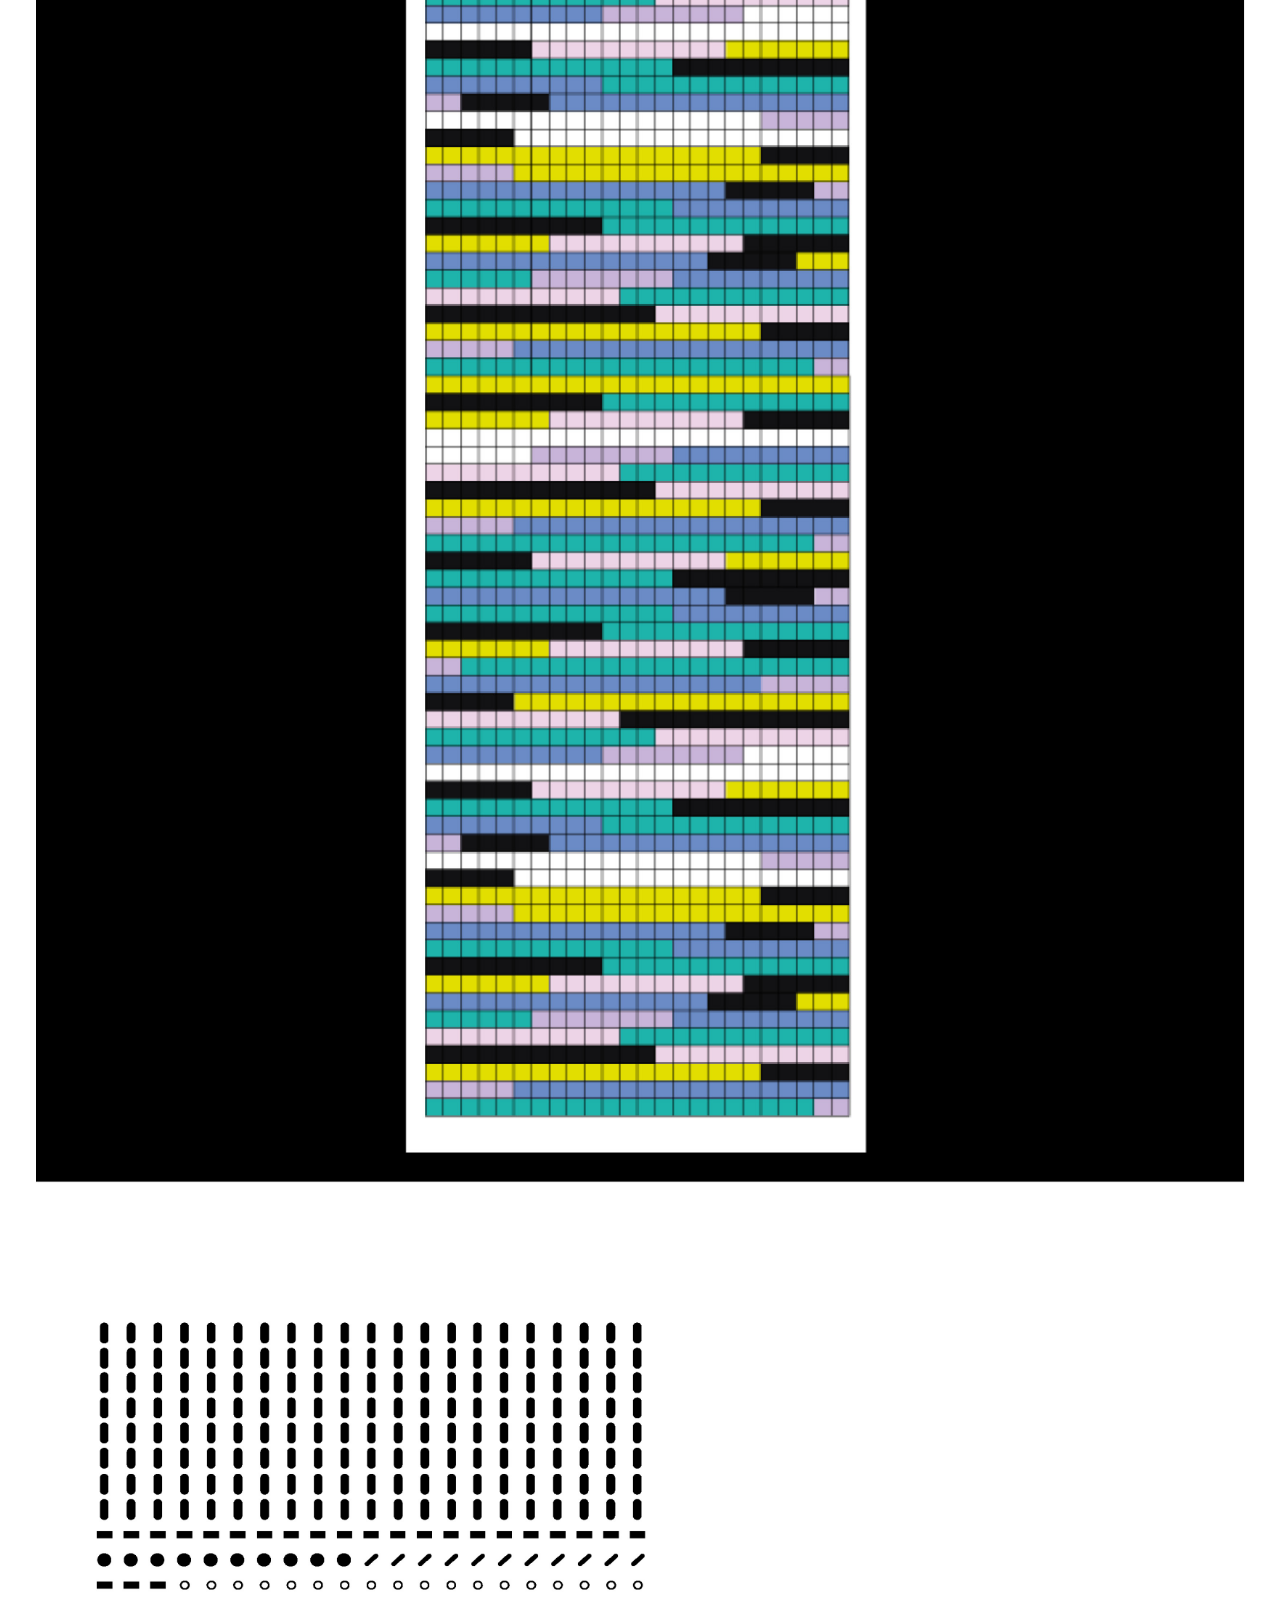
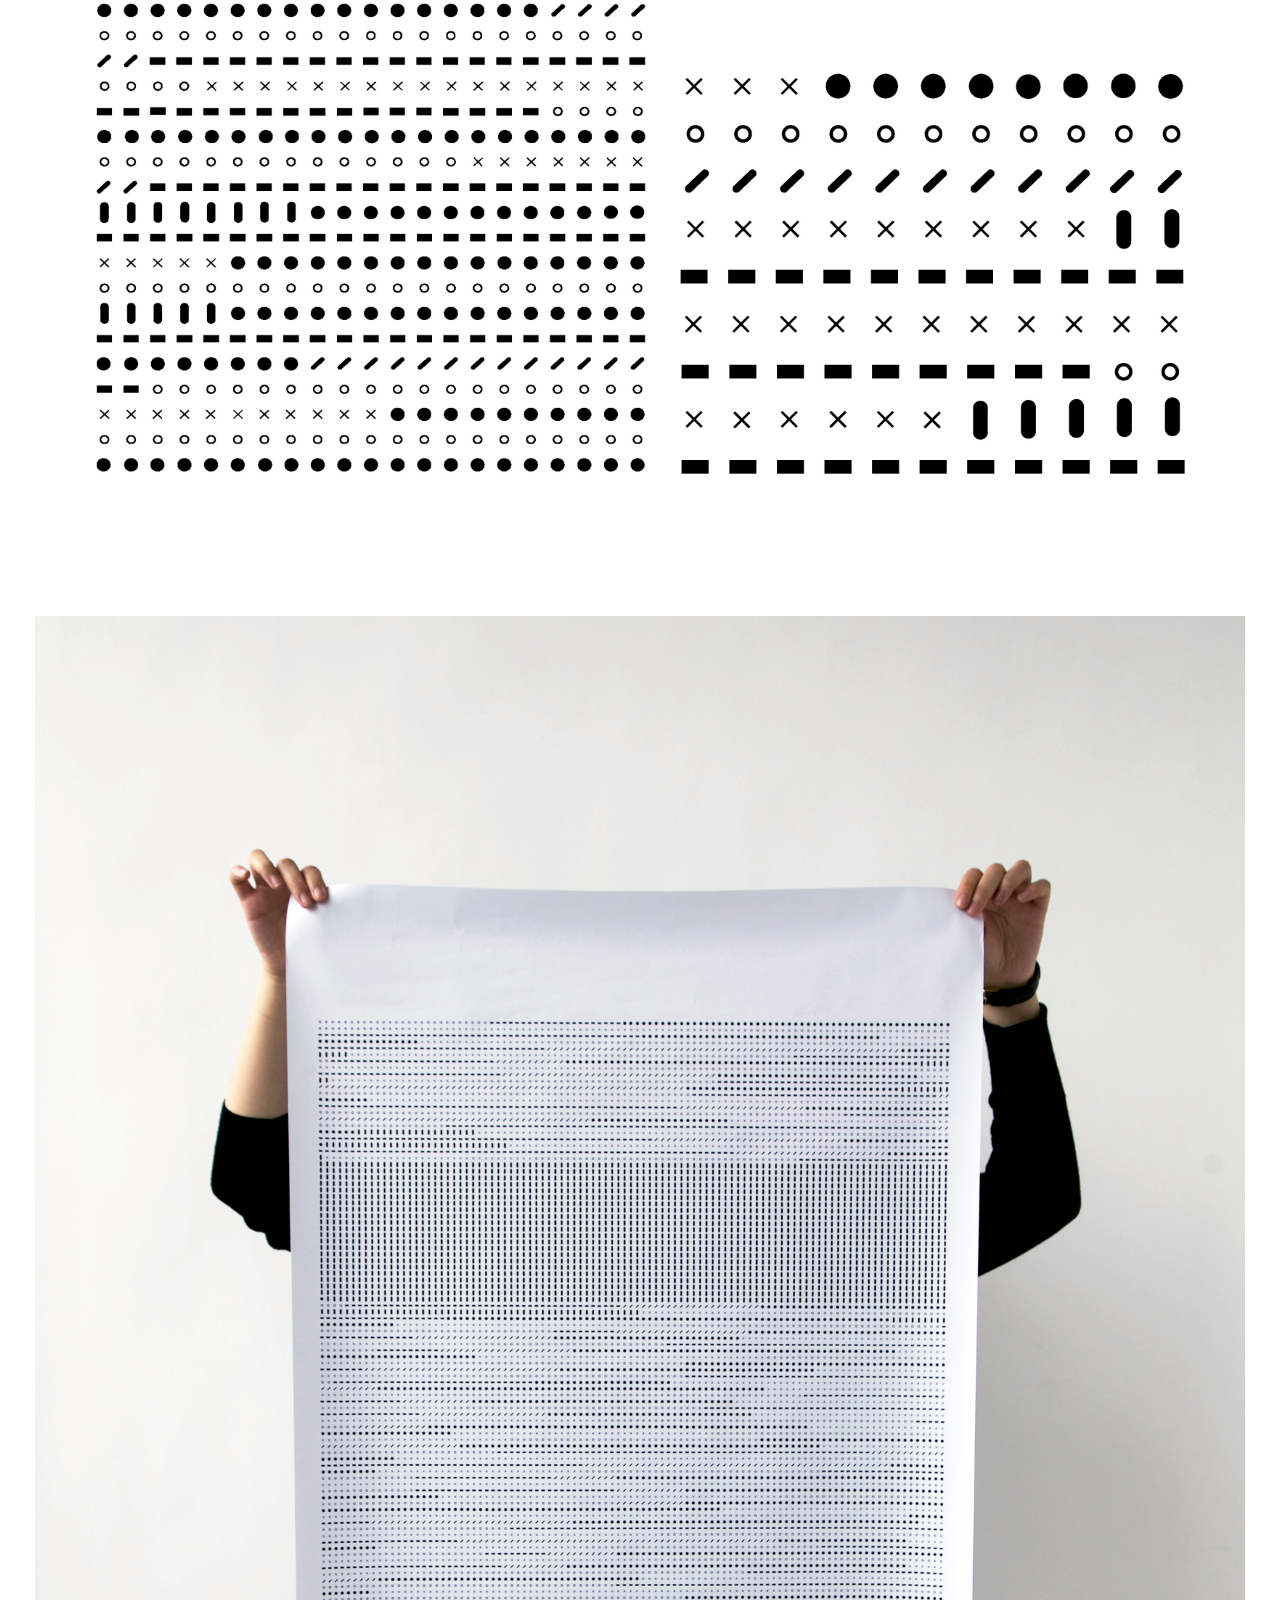
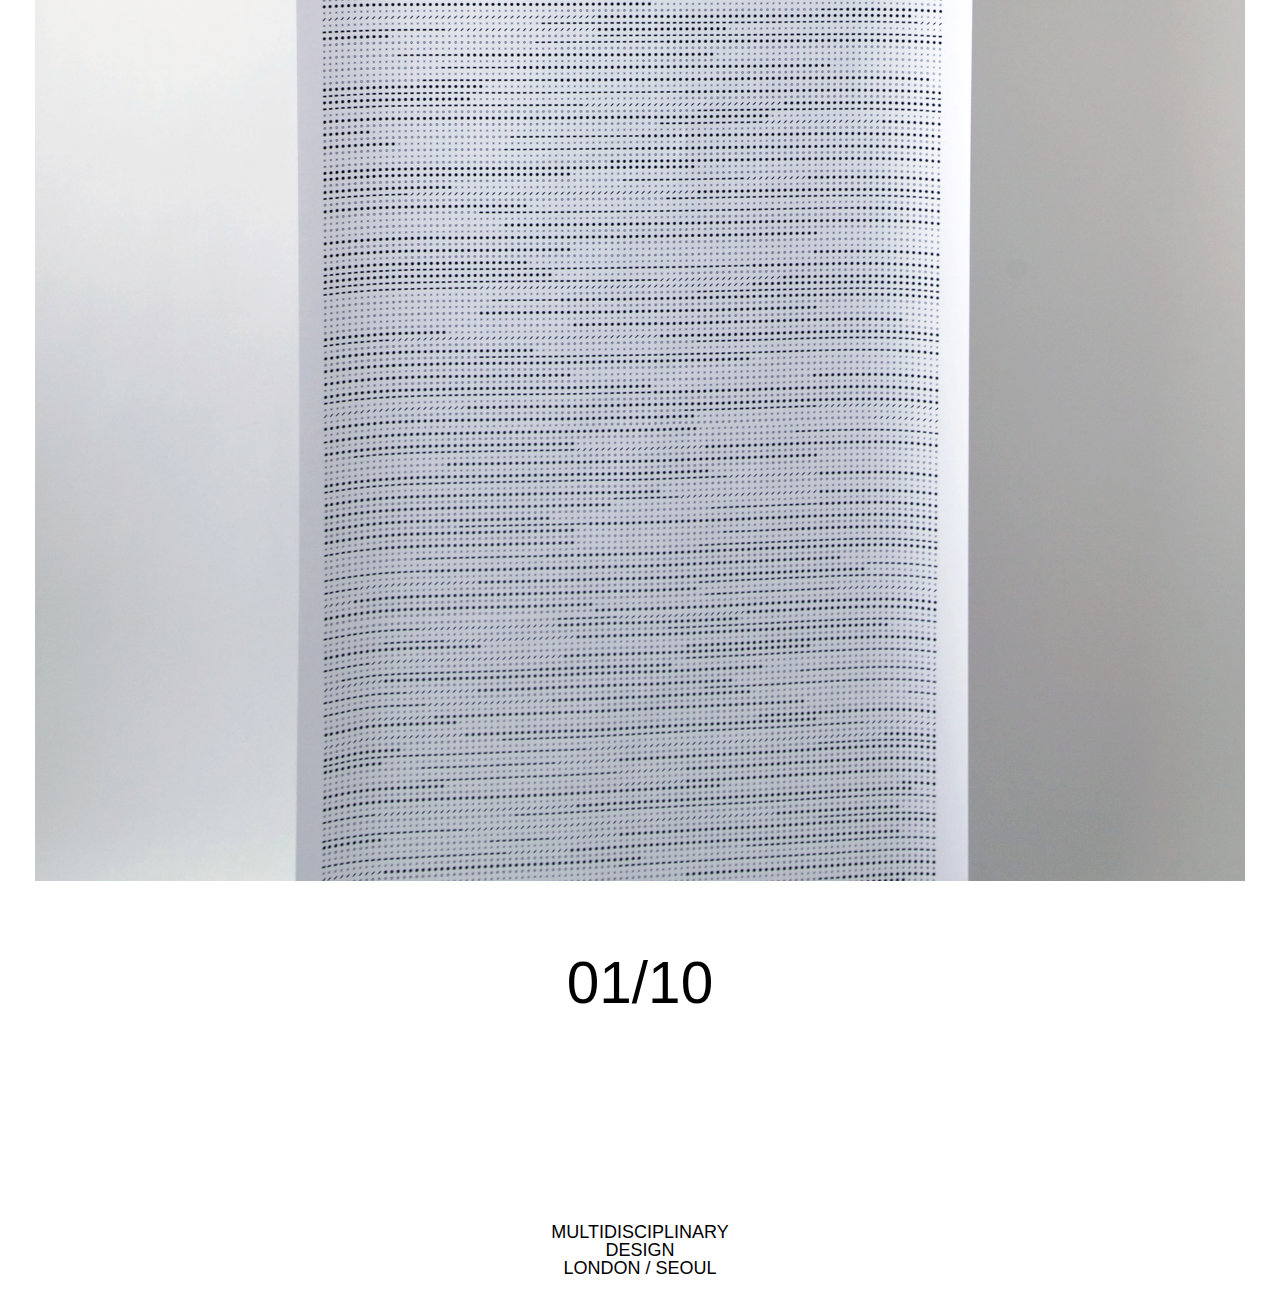
<file: web01-master/dejeong.github.io-master_revised/pages/a-shape-of-emotions.html>
<!DOCTYPE html>
<html>
<head>
  <meta charset="utf-8">
  <meta name="viewport" content="width=device-width">
  <title>Daeun Jeong</title>
  <meta name="author" content="Daeun Jeong">
  <link rel="stylesheet" href="../styles/restart.css">
  <link rel="stylesheet" href="../styles/styles-00.css">
  <link rel="stylesheet" href="../styles/project.css">
  <style>
    .site-icon {
      opacity: 0;
    }
  </style>
</head>
<body>
  <div class="site-close"></div>

  <div class="site-title fixed">
    <p>Daeun</p>
    <p>Jeong</p>
  </div>


  <div class="site-icon">
    <div class="icon-container">
      <img id="profile" src="../assets/icon-00.png">
    </div>
  </div>

  <!-- project content START -->
  <div class="project-container">
    <div class="flex">
      <div class="project-titles">
        <p>A Shape of Emotions</p>

        <span class="project-tags">
          <p>Experimental design</p>
          <p>Creative direction</p>
        </span>

        <p class="project-year">2018</p>
      </div>
      <div class="project-body">
        <p>
         The world we are living in is full of data and system, and they work with
         algorithms. Data is based on mathematics and the technology which can help
         generate it. As society has developed rapidly, the amount of data and
         information being generated has increased exponentially. In order to
         handle the information, it is necessary to create the a system which
         has its own process. Even though there is a huge amount of data in our
         lives, most of the data and system is based in numbers and mathematical
         process. It helps that the process is controlled quickly and accurately.
         However, sometimes “digital” is can be seen as something cold or
         inaccessible in a way even though its algorithms make the our lives much easier.
        </p>
        <p>
         A Shape of Emotions, it focuses on the emotional and subjective data
         rather than mathematical data. Man is a creature of impulse, and emotions
         are too comprehensive and complicated to be defined by number. There
         are hundreds of factors affecting our emotions, such as personality
         or personal circumstances. In this project, data is subjectively
         measured depending on feelings. I am designing a new system to take
         measurement of emotions by recording my own feelings every 15 minutes
         for a week. It is categorised by happiness, anger, sadness, confidence
         and appearance which shows how much I express my emotion and confidence.
         It is visualised in certain shapes, and created as a pattern which can
         be printed on fabrics or knitted with different colours.
        </p>
      </div>
    </div>

    <img class="project-img" src="../assets/a-shape-of-emotions/01.jpg">
    <img class="project-img" src="../assets/a-shape-of-emotions/02.jpg">
    <img class="project-img" src="../assets/a-shape-of-emotions/03.jpg">
    <img class="project-img" src="../assets/a-shape-of-emotions/04.jpg">

    <div class="project-footer">
      <div class="project-counter">
        <p id="counter">01/10</p>
      </div>

      <div class="project-credits">
        <p>Multidisciplinary</p>
        <p>Design</p>
        <p>London / Seoul</p>
      </div>
    </div>
  </div>
  <!-- project content END -->

  <div class="site-info display">
    <p>
      My practice focuses on telling the story through photography. I love to capture the moments of daily life and narrative around simple objects. I enjoy combining pure graphic design with photography to create the visual languages.
    </p>

    <div class="site-contact">
      <p>CONTACT ME</p>
      <p><a class="contact-link" href="tel:+447482076296">+44 7482076296</a></p>
      <p><a class="contact-link" href="mailto:daeun.jeong41@gmail.com?subject=Hello!&body=Hello Daeun, Lovely to meet you, let's talk:">daeun.jeong41@gmail.com</a></p>
    </div>
  </div>

  <script
    src="https://code.jquery.com/jquery-3.3.1.min.js"
    integrity="sha256-FgpCb/KJQlLNfOu91ta32o/NMZxltwRo8QtmkMRdAu8="
    crossorigin="anonymous"></script>
  <script type="text/javascript" src="../scripts/project.js"></script>
</body>
</html>
</file>
<file: dejeong.github.io-master_revised/styles/restart.css>
html,body,div,span,applet,object,iframe,h1,h2,h3,h4,h5,h6,p,blockquote,pre,a,abbr,acronym,address,big,cite,code,del,dfn,em,font,img,ins,kbd,q,s,samp,small,strike,strong,sub,sup,tt,var,b,i,center,dl,dt,dd,ol,ul,li,fieldset,form,label,legend,table,caption,tbody,tfoot,thead,tr,th,td,article,aside,audio,canvas,details,figcaption,figure,footer,header,hgroup,mark,menu,meter,nav,output,progress,section,summary,time,video{border:0;outline:0;font-size:100%;vertical-align:baseline;background:transparent;margin:0;padding:0;}body{line-height:1;}article,aside,dialog,figure,footer,header,hgroup,nav,section,blockquote{display:block;}nav ul{list-style:none;}ol{list-style:decimal;}ul{list-style:none;}ul ul{list-style:circle;}blockquote,q{quotes:none;}blockquote:before,blockquote:after,q:before,q:after{content:none;}ins{text-decoration:underline;}del{text-decoration:line-through;}mark{background:none;}abbr[title],dfn[title]{border-bottom:1px dotted #000;cursor:help;}table{border-collapse:collapse;border-spacing:0;}hr{display:block;height:1px;border:0;border-top:1px solid #ccc;margin:1em 0;padding:0;}input[type=submit],input[type=button],button{margin:0!important;padding:0!important;}input,select,a img{vertical-align:middle;}
</file>
<file: dejeong.github.io-master_revised/styles/styles-00.css>
body {
	font-family: sans-serif;
}

body,
a {
 color: black;
}

a {
	text-decoration: none;
}

a:hover,
.active {
	/* color: yellow; */
	background: yellow;
	mix-blend-mode: multiply;
}

.contact-link,
.contact-link:hover {
	z-index: 10;
	cursor: pointer;
}

::selection {
	background: blue;
	mix-blend-mode: multiply;
}

.display {
	display: none;
}

.site-title {
	font-size: 6.5vh;
	text-transform: uppercase;
}

.site-projects {
	font-size: 2.5vh;
	width: 60vw;
	margin-left: 37.5vw;
	margin-right: 35px;
	margin-top: 25px;
}

.fixed {
	position: fixed;
	left: 35px;
	top: 25px;
}

.site-icon {
	bottom: 0;
	padding-bottom: 25px;
	position: absolute;
	width: 100vw;
}

.site-icon:hover {
	cursor: url(../assets/about.png),pointer;
	opacity: 0.5;
  display: block;
}

.site-info:hover {
	cursor: url(../assets/close.png),pointer;
  display: block;
}

.icon-container {
	margin: 0 auto;
	width: 30px;
}

.site-info {
	background: yellow;
	bottom: 0;
	font-size: 7vh;
	line-height: 1.25;
	padding: 35px;
	position: fixed;
	mix-blend-mode: multiply;
	z-index: 10;
	transition: 0.5s;
}

.site-contact {
	font-size: 2.5vh;
	line-height: initial;
	margin-top: 35px;
}

.site-close {
	height: 100vh;
	width: 100vw;
	position: absolute;
	top: 0;
	left: 0;
	z-index: -10
}

.project-preview {
	top: 18vh;
	position: absolute;
}

.project-preview img {
	mix-blend-mode: multiply;
	z-index: 10;
}

.project-preview img:hover {
	cursor: url(../assets/open.png),pointer;
  display: block;
}

/* .active:hover {
	cursor: url(../assets/close.png),pointer;
  display: inline-block;
} */
</file>
<file: dejeong.github.io-master_revised/styles/project.css>
/* override */
.site-icon {
	bottom: initial;
	top: 25px;
	right: 35px;
	padding-bottom: 0;
	position: fixed;
	width: 55px;
}

.site-info {
	mix-blend-mode: normal;
}

.icon-container {
	width: 30px;
	margin: 0;
}

.site-title:hover {
	cursor: pointer;
	opacity: 0.5;
}

.project-container {
	margin: 0 35px;
	padding-top: 50vh;
}

.flex {
	display: flex;
}

.project-titles {
	font-size: 5.5vh;
	text-transform: initial;
	width: 50%;
}

.project-body {
	font-size: 2.5vh;
	display: inline-block;
	width: 60%;
	text-align: justify;
}

.project-body p {
	padding: 5px 0;
}

.project-tags {
	font-size: 3vh;
	text-transform: none;
	display: inline-block;
	padding: 35px 0 15px 0;
}

.project-year {
	font-size: 3vh;
}

.project-img {
	margin: 60px 0 0 0;
	max-width: 100%;
}

.project-footer {
	width: 100%;
}

.project-counter {
	font-size: 6.5vh;
	margin: 70px 0 210px 0;
}

.project-counter,
.project-credits {
	text-align: center;
	text-transform: uppercase;
}

.project-credits {
	font-size: 2vh;
	margin: 210px 0 35px;
}
</file>
<file: web01-master/dejeong.github.io-master_revised/styles/restart.css>
html,body,div,span,applet,object,iframe,h1,h2,h3,h4,h5,h6,p,blockquote,pre,a,abbr,acronym,address,big,cite,code,del,dfn,em,font,img,ins,kbd,q,s,samp,small,strike,strong,sub,sup,tt,var,b,i,center,dl,dt,dd,ol,ul,li,fieldset,form,label,legend,table,caption,tbody,tfoot,thead,tr,th,td,article,aside,audio,canvas,details,figcaption,figure,footer,header,hgroup,mark,menu,meter,nav,output,progress,section,summary,time,video{border:0;outline:0;font-size:100%;vertical-align:baseline;background:transparent;margin:0;padding:0;}body{line-height:1;}article,aside,dialog,figure,footer,header,hgroup,nav,section,blockquote{display:block;}nav ul{list-style:none;}ol{list-style:decimal;}ul{list-style:none;}ul ul{list-style:circle;}blockquote,q{quotes:none;}blockquote:before,blockquote:after,q:before,q:after{content:none;}ins{text-decoration:underline;}del{text-decoration:line-through;}mark{background:none;}abbr[title],dfn[title]{border-bottom:1px dotted #000;cursor:help;}table{border-collapse:collapse;border-spacing:0;}hr{display:block;height:1px;border:0;border-top:1px solid #ccc;margin:1em 0;padding:0;}input[type=submit],input[type=button],button{margin:0!important;padding:0!important;}input,select,a img{vertical-align:middle;}
</file>
<file: web01-master/dejeong.github.io-master_revised/styles/styles-00.css>
body {
	font-family: sans-serif;
}

body,
a {
 color: black;
}

a {
	text-decoration: none;
}

a:hover,
.active {
	/* color: yellow; */
	background: yellow;
	mix-blend-mode: multiply;
}

.contact-link,
.contact-link:hover {
	z-index: 10;
	cursor: pointer;
}

::selection {
	background: blue;
	mix-blend-mode: multiply;
}

.display {
	display: none;
}

.site-title {
	font-size: 6.5vh;
	text-transform: uppercase;
	font-family: "Arial", serif;
}

.site-projects {
	font-size: 2.5vh;
	width: 60vw;
	margin-left: 37.5vw;
	margin-right: 35px;
	margin-top: 26px;
}

.fixed {
	position: fixed;
	left: 35px;
	top: 25px;
}

.site-icon {
	bottom: 0;
	padding-bottom: 25px;
	position: absolute;
	width: 100vw;
}

.site-icon:hover {
	cursor: url(../assets/about.png),pointer;
	opacity: 0.5;
  display: block;
}

.site-info:hover {
	cursor: url(../assets/close.png),pointer;
  display: block;
}

.icon-container {
	margin: 0 auto;
	width: 30px;
}

.site-info {
	background: yellow;
	bottom: 0;
	font-size: 6vh;
	text-align: justify;
	line-height: 1.25;
	padding: 50px;
	position: fixed;
	mix-blend-mode: multiply;
	z-index: 10;
	transition: 0.5s;
}

.site-contact {
	font-size: 2.0vh;
	line-height: initial;
	margin-top: 35px;
}

.site-close {
	height: 100vh;
	width: 100vw;
	position: absolute;
	top: 0;
	left: 0;
	z-index: -10
}

.project-preview {
	top: 18vh;
	position: absolute;
}

.project-preview img {
	mix-blend-mode: multiply;
	z-index: 10;
}

.project-preview img:hover {
	cursor: url(../assets/open.png),pointer;
  display: block;
}

/* .active:hover {
	cursor: url(../assets/close.png),pointer;
  display: inline-block;
} */
</file>
<file: web01-master/dejeong.github.io-master_revised/styles/project.css>
/* override */
.site-icon {
	bottom: initial;
	top: 25px;
	right: 35px;
	padding-bottom: 0;
	position: fixed;
	width: 55px;
}

.site-info {
	mix-blend-mode: normal;
}

.icon-container {
	width: 30px;
	margin: 0;
}

.site-title:hover {
	cursor: pointer;
	opacity: 0.5;
}

.project-container {
	margin: 0 35px;
	padding-top: 50vh;
}

.flex {
	display: flex;
}

.project-titles {
	font-size: 5.5vh;
	text-transform: initial;
	width: 50%;
}

.project-body {
	font-size: 2.5vh;
	display: inline-block;
	width: 60%;
	text-align: justify;
}

.project-body p {
	padding: 5px 0;
}

.project-tags {
	font-size: 3vh;
	text-transform: none;
	display: inline-block;
	padding: 35px 0 15px 0;
}

.project-year {
	font-size: 3vh;
}

.project-img {
	margin: 60px 0 0 0;
	max-width: 100%;
}

.project-footer {
	width: 100%;
}

.project-counter {
	font-size: 6.5vh;
	margin: 70px 0 210px 0;
}

.project-counter,
.project-credits {
	text-align: center;
	text-transform: uppercase;
}

.project-credits {
	font-size: 2vh;
	margin: 210px 0 35px;
}
</file>
